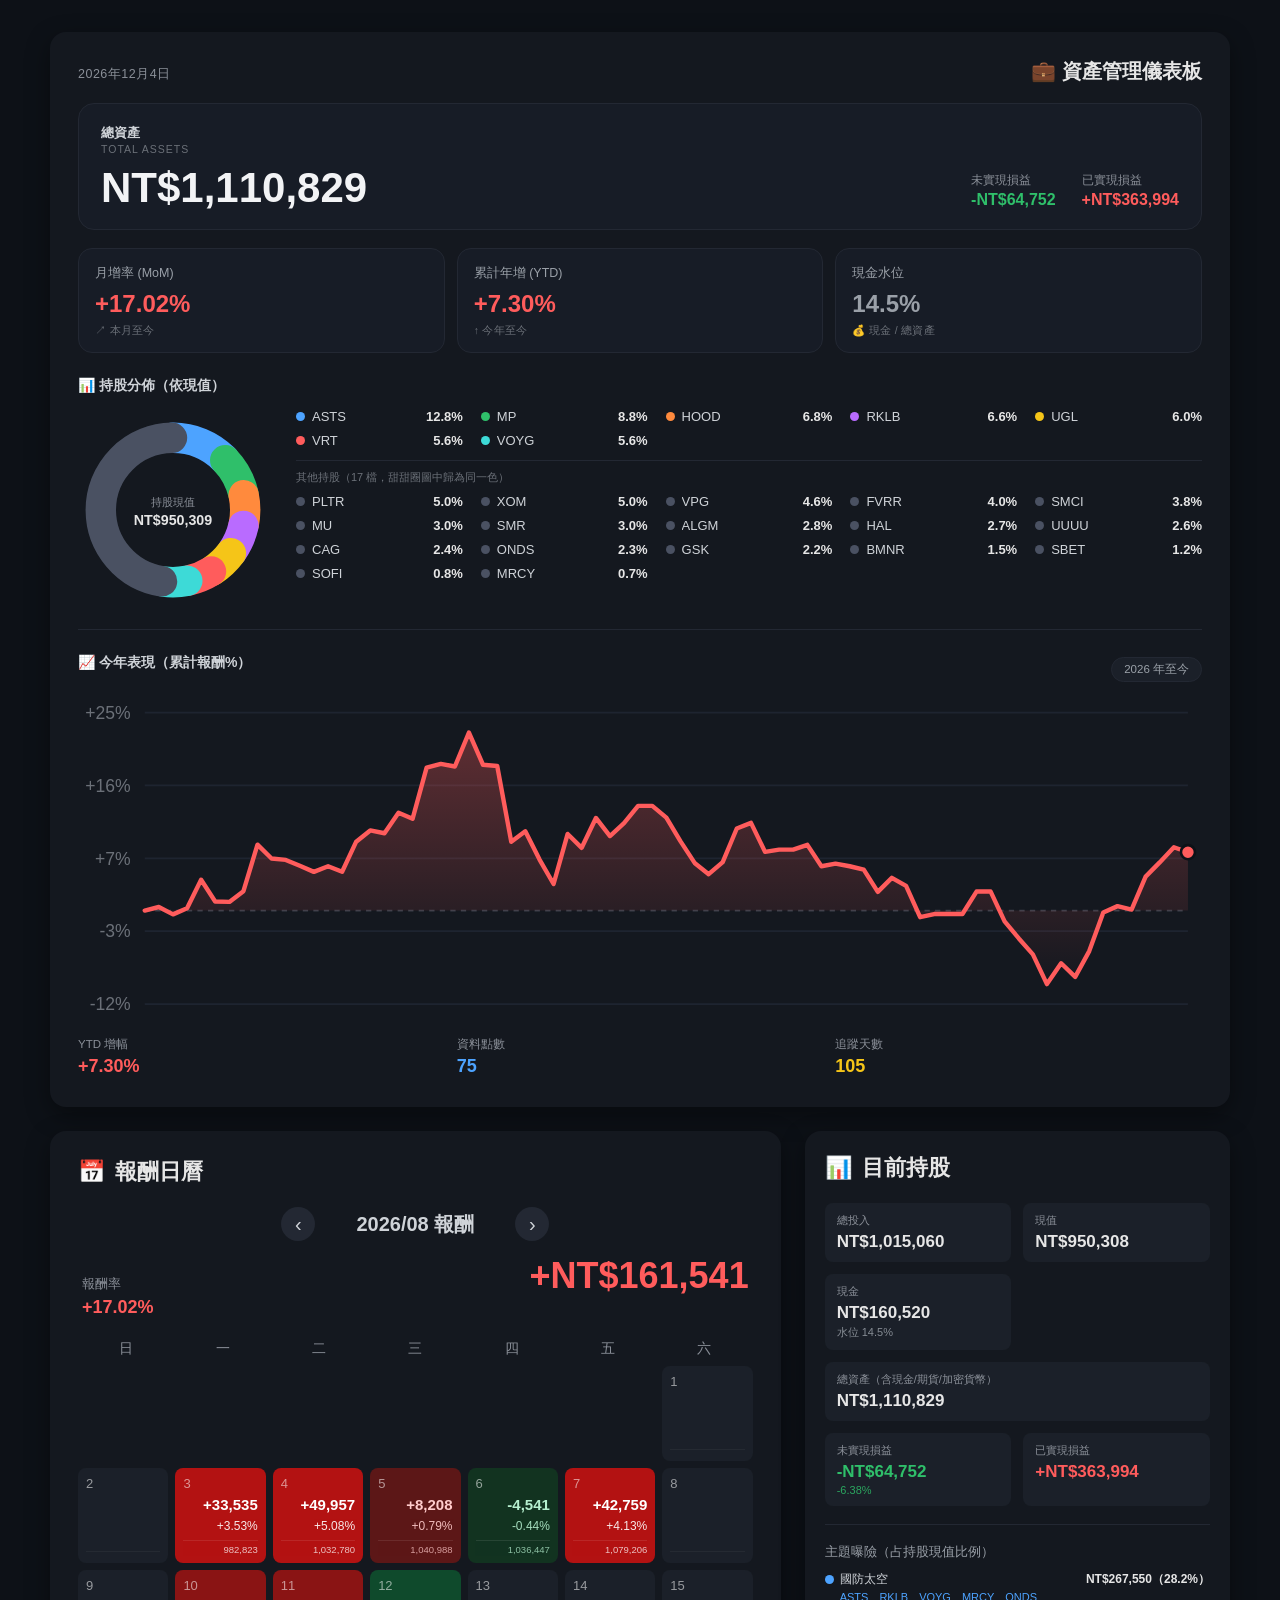
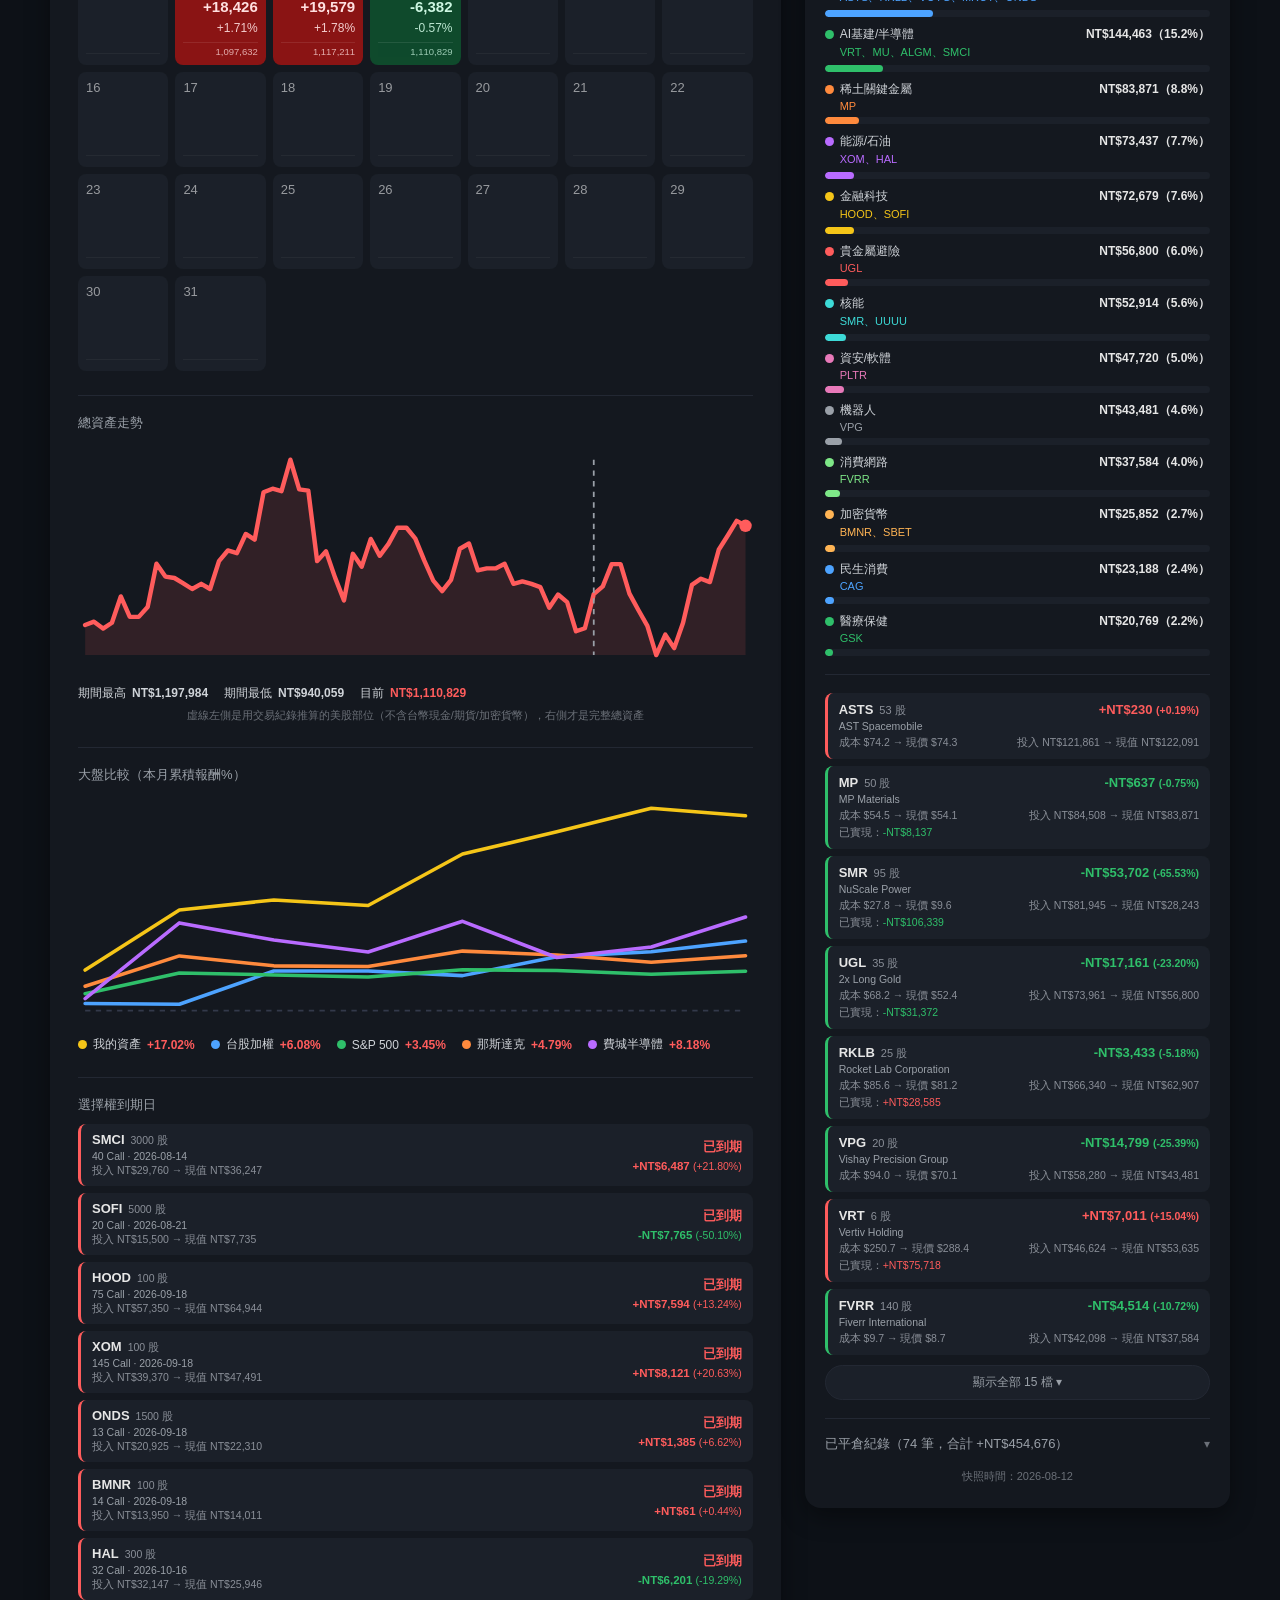
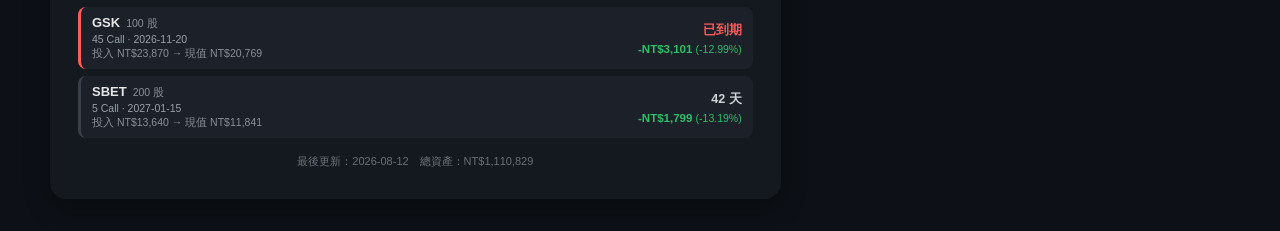
<file: index.html>
<!DOCTYPE html>
<html lang="zh-Hant">
<head>
<meta charset="UTF-8">
<meta name="viewport" content="width=device-width, initial-scale=1.0">
<meta http-equiv="Cache-Control" content="no-cache, no-store, must-revalidate">
<meta http-equiv="Pragma" content="no-cache">
<meta http-equiv="Expires" content="0">
<title>報酬日曆</title>
<script>
  // 每次都用當下時間戳當版本號，強迫瀏覽器每次都重新抓最新的 CSS/JS，
  // 這樣排程任務每天更新完資料後，打開網站就一定是最新的，不用手動清快取。
  document.write('<link rel="stylesheet" href="style.css?v=' + Date.now() + '">');
</script>
</head>
<body>
  <div class="page">
    <div class="card hero-card">
      <div class="hero-header">
        <div class="hero-date" id="heroDate"></div>
        <div class="hero-title">💼 資產管理儀表板</div>
      </div>

      <div class="networth-block">
        <div class="networth-label-group">
          <div class="networth-label">總資產</div>
          <div class="networth-label-en">TOTAL ASSETS</div>
        </div>
        <div class="networth-value-row">
          <div class="networth-value" id="heroTotalAssets">--</div>
          <div class="networth-breakdown">
            <div class="breakdown-item">
              <div class="breakdown-label">未實現損益</div>
              <div class="breakdown-value" id="heroUnrealized">--</div>
            </div>
            <div class="breakdown-item">
              <div class="breakdown-label">已實現損益</div>
              <div class="breakdown-value" id="heroRealized">--</div>
            </div>
          </div>
        </div>
      </div>

      <div class="stat-tile-row">
        <div class="stat-tile">
          <div class="stat-label">月增率 (MoM)</div>
          <div class="stat-value" id="statMom">--</div>
          <div class="stat-sub">↗ 本月至今</div>
        </div>
        <div class="stat-tile">
          <div class="stat-label">累計年增 (YTD)</div>
          <div class="stat-value" id="statYtd">--</div>
          <div class="stat-sub">↑ 今年至今</div>
        </div>
        <div class="stat-tile">
          <div class="stat-label">現金水位</div>
          <div class="stat-value" id="statCash">--</div>
          <div class="stat-sub">💰 現金 / 總資產</div>
        </div>
      </div>

      <div class="donut-section">
        <div class="section-title">📊 持股分佈（依現值）</div>
        <div class="donut-body">
          <div class="donut-chart-wrap" id="donutChart"></div>
          <div class="donut-legend" id="donutLegend"></div>
        </div>
      </div>

      <div class="ytd-section">
        <div class="ytd-title-row">
          <div class="section-title">📈 今年表現（累計報酬%）</div>
          <div class="ytd-badge" id="ytdYearBadge">--</div>
        </div>
        <div class="chart-wrap" id="ytdChartWrap">
          <div id="ytdChart"></div>
          <div class="chart-tooltip" id="ytdTooltip"></div>
        </div>
        <div class="ytd-stats-row" id="ytdStatsRow"></div>
      </div>
    </div>

    <div class="card calendar-card">
      <div class="title-row">
        <span class="title-icon">📅</span>
        <span class="title-text">報酬日曆</span>
      </div>

      <div class="month-row">
        <button id="prevBtn" class="nav-btn">‹</button>
        <div class="month-label" id="monthLabel">2026/07 報酬</div>
        <button id="nextBtn" class="nav-btn">›</button>
      </div>

      <div class="summary-row">
        <div class="summary-block">
          <div class="summary-label">報酬率</div>
          <div class="summary-pct" id="monthPct">--%</div>
        </div>
        <div class="summary-amount" id="monthAmount">NT$0</div>
      </div>

      <div class="weekday-row">
        <div>日</div><div>一</div><div>二</div><div>三</div><div>四</div><div>五</div><div>六</div>
      </div>

      <div class="grid" id="grid"></div>

      <div class="asset-section">
        <div class="compare-title">總資產走勢</div>
        <div class="chart-wrap" id="assetChartWrap">
          <div id="assetChart"></div>
          <div class="chart-tooltip" id="assetTooltip"></div>
        </div>
      </div>

      <div class="compare-section">
        <div class="compare-title">大盤比較（本月累積報酬%）</div>
        <div class="chart-wrap" id="compareChartWrap">
          <div id="compareChart"></div>
          <div class="chart-tooltip" id="compareTooltip"></div>
        </div>
        <div class="compare-legend" id="compareLegend"></div>
      </div>

      <div class="expiry-section expiry-section-in-calendar">
        <div class="compare-title">選擇權到期日</div>
        <div class="expiry-list" id="expiryList"></div>
      </div>

      <div class="footer" id="footer"></div>
    </div>

    <div class="card holdings-card">
      <div class="title-row">
        <span class="title-icon">📊</span>
        <span class="title-text">目前持股</span>
      </div>

      <div class="holdings-summary" id="holdingsSummary"></div>

      <div class="theme-section">
        <div class="compare-title">主題曝險（占持股現值比例）</div>
        <div class="theme-exposure" id="themeExposure"></div>
      </div>

      <div class="holdings-list" id="holdingsList"></div>
      <button class="expand-btn" id="holdingsExpandBtn"></button>

      <div class="closed-section">
        <div class="closed-header" id="closedHeader">
          <span class="compare-title closed-header-title" id="closedHeaderTitle">已平倉紀錄</span>
          <span class="closed-chevron" id="closedChevron">▾</span>
        </div>
        <div class="closed-list" id="closedList"></div>
      </div>

      <div class="footer" id="holdingsFooter"></div>
    </div>
  </div>

  <script>
    // 同上：幫每個資料檔跟主程式加上當下時間戳，確保每次打開都抓到當天排程任務推上去的最新版本。
    var __v = Date.now();
    document.write('<script src="data.js?v=' + __v + '"><\/script>');
    document.write('<script src="indices.js?v=' + __v + '"><\/script>');
    document.write('<script src="holdings.js?v=' + __v + '"><\/script>');
    document.write('<script src="app.js?v=' + __v + '"><\/script>');
  </script>
</body>
</html>
</file>
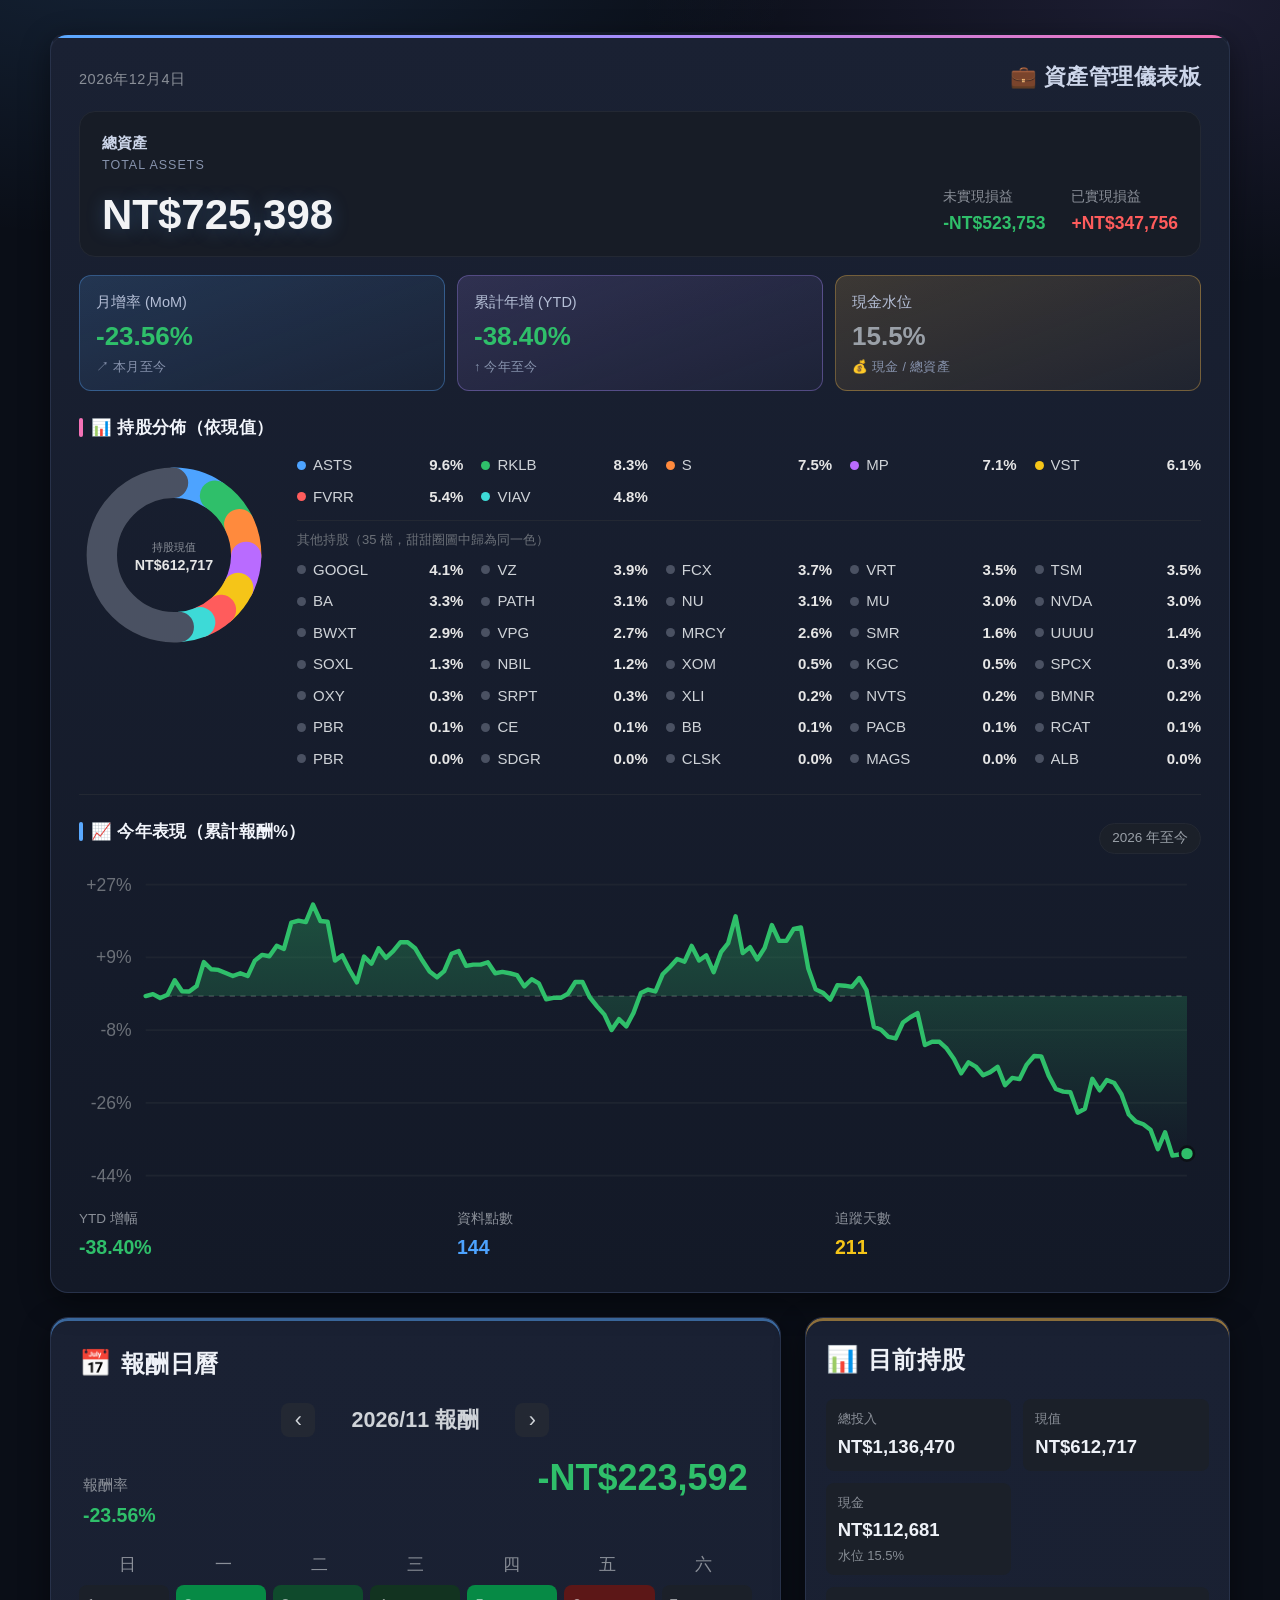
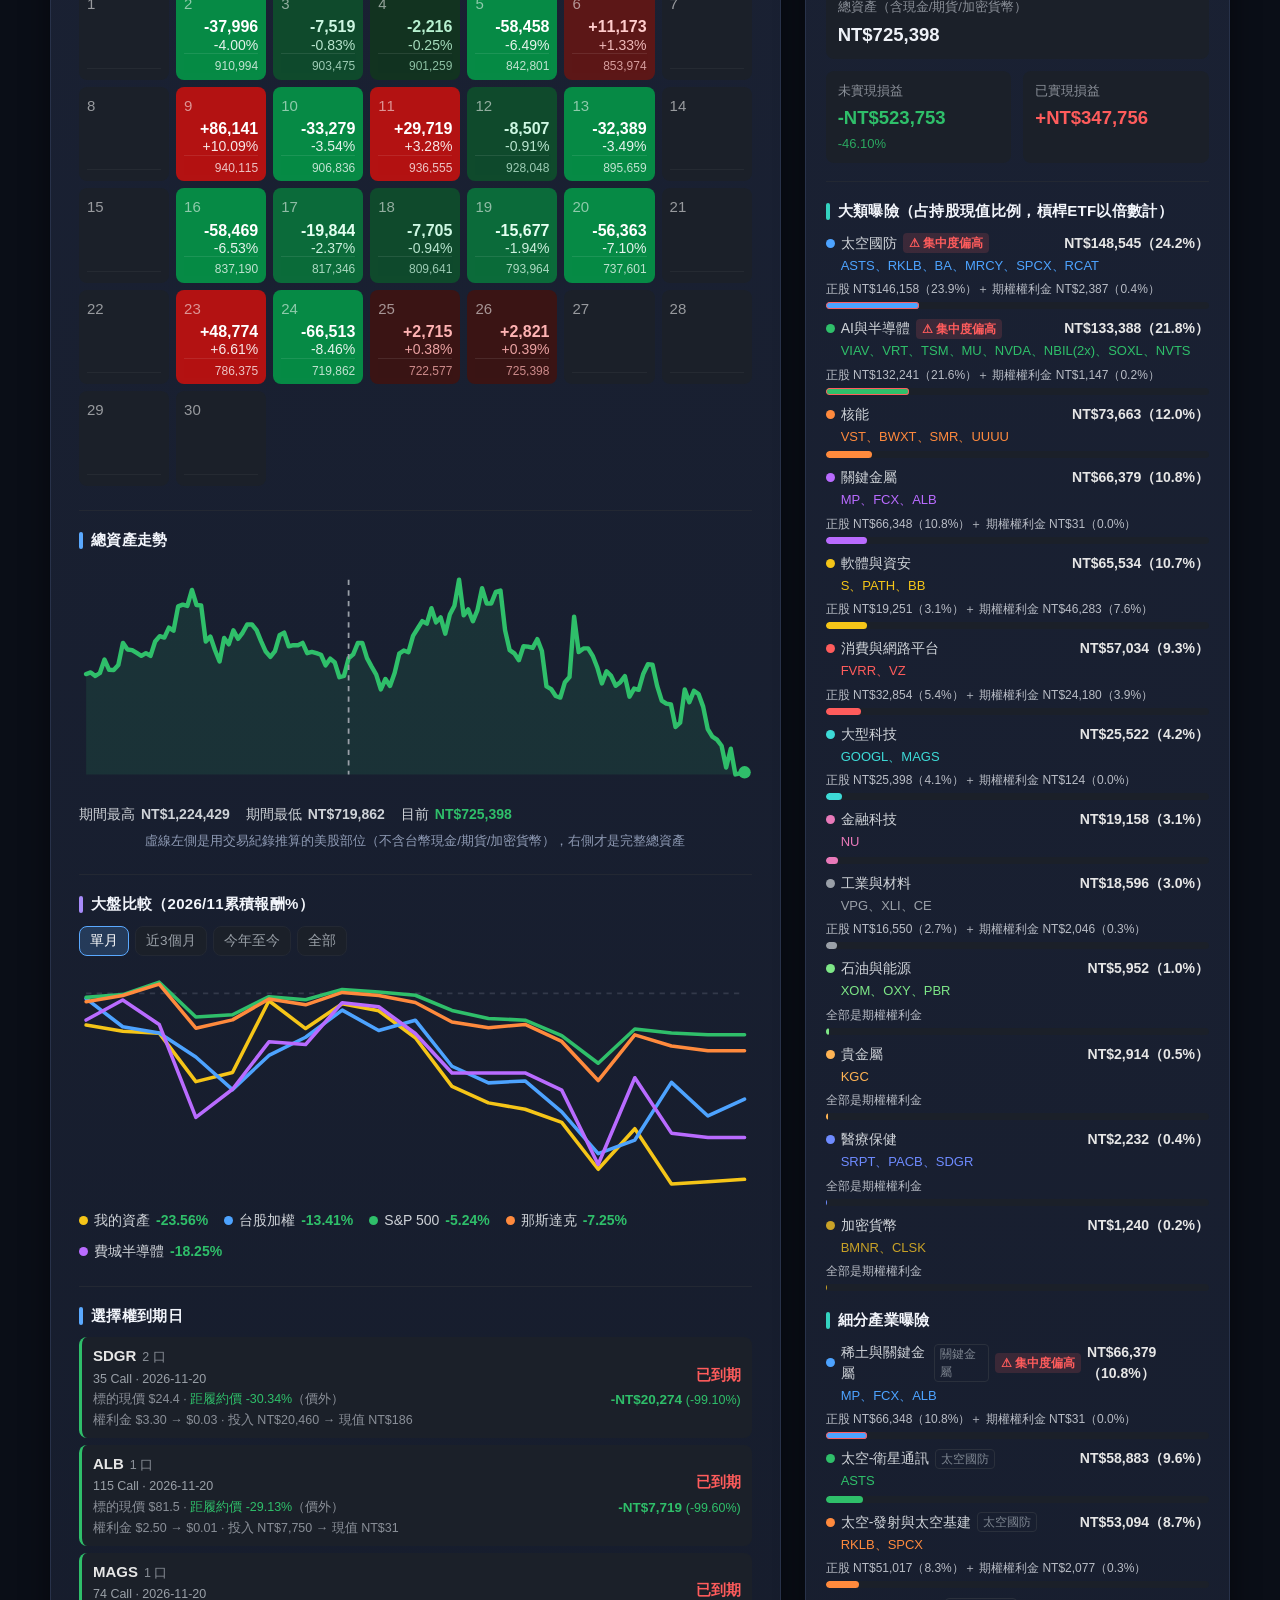
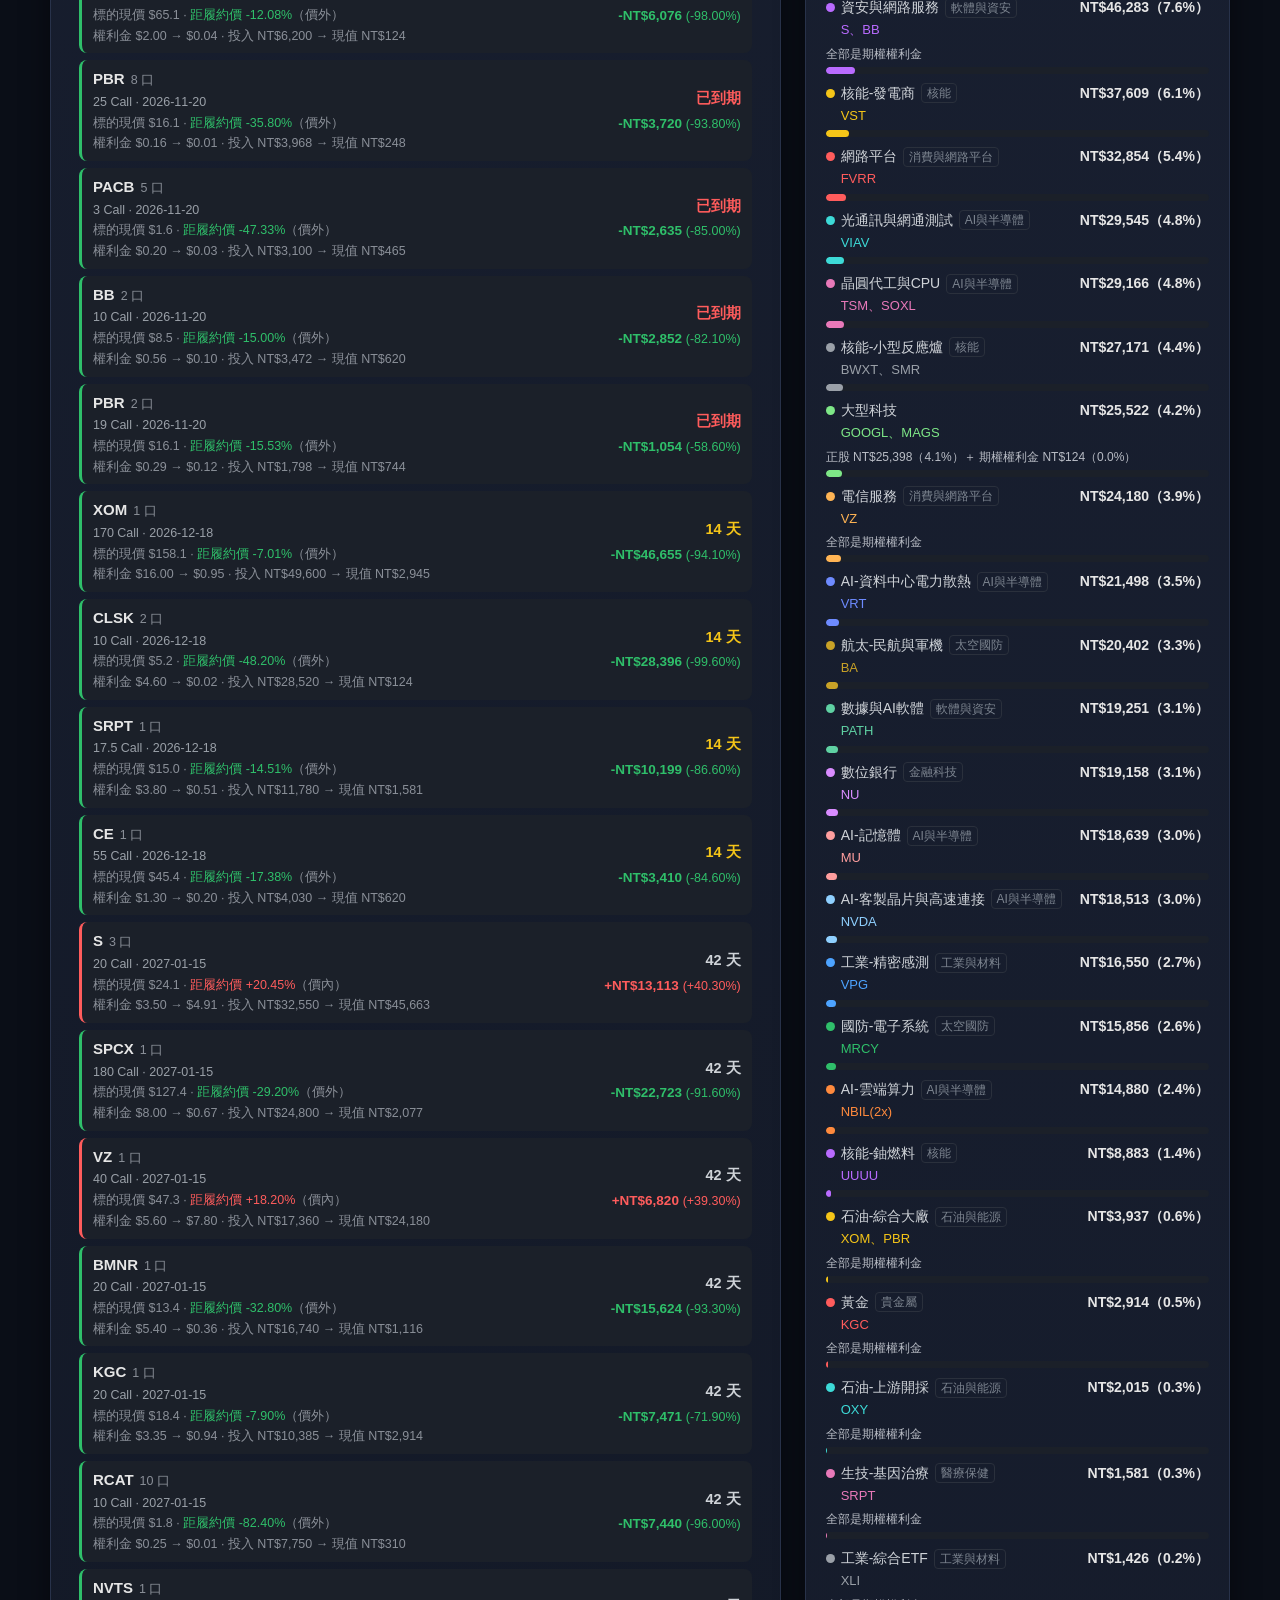
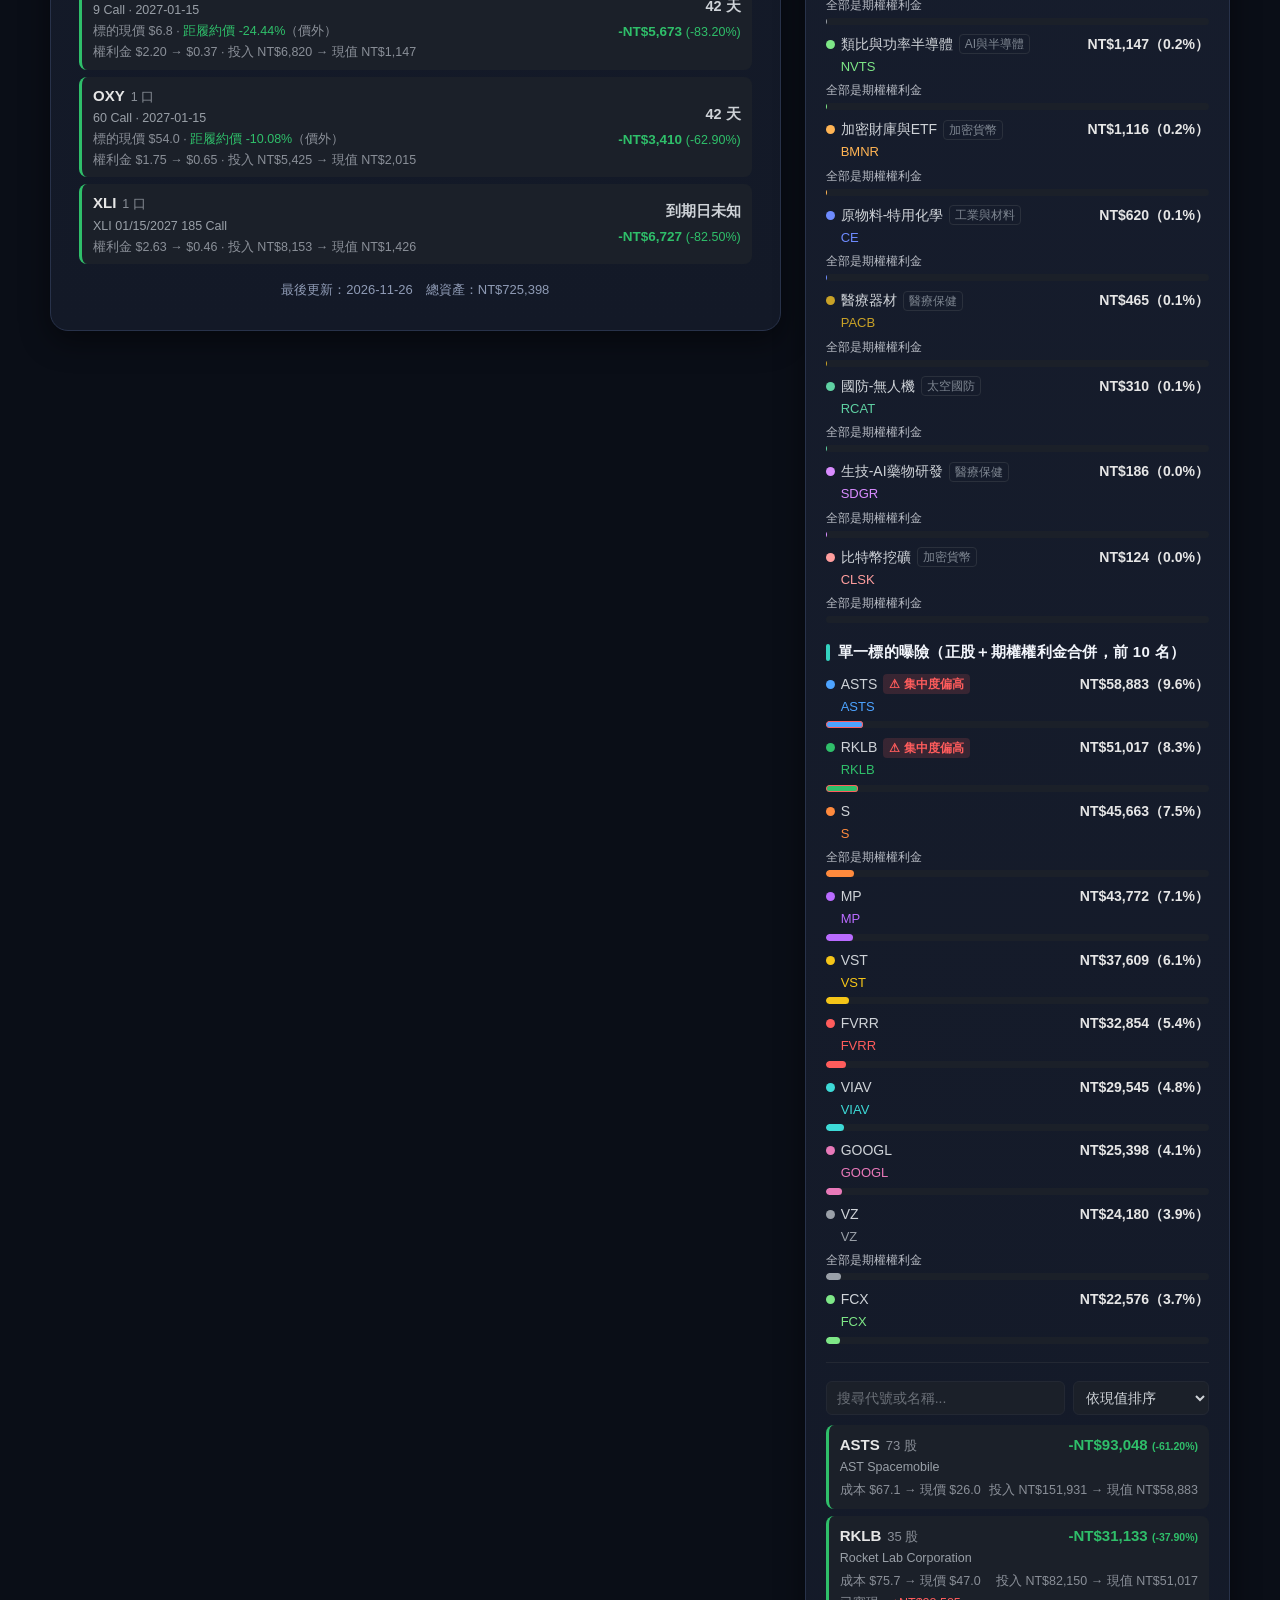
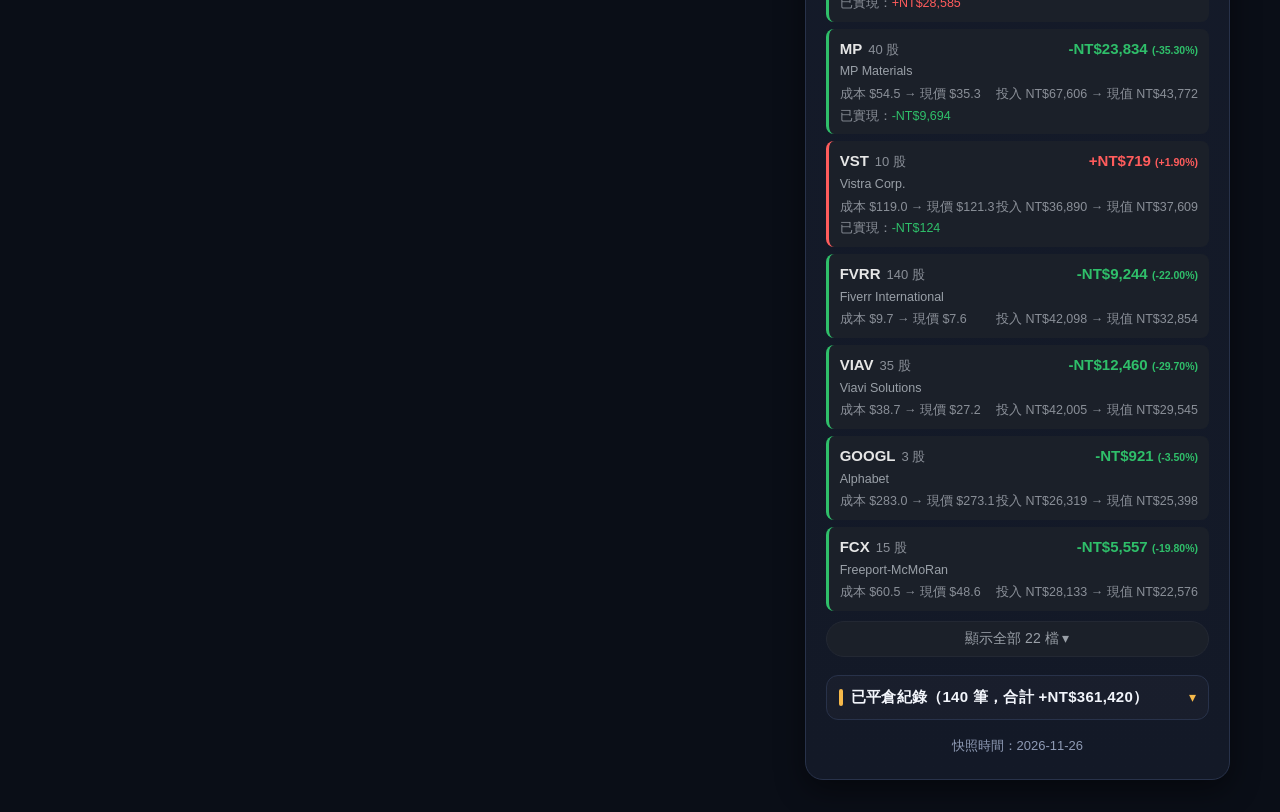
<file: portfolio-calendar/index.html>
<!DOCTYPE html>
<html lang="zh-Hant">
<head>
<meta charset="UTF-8">
<meta name="viewport" content="width=device-width, initial-scale=1.0">
<meta http-equiv="Cache-Control" content="no-cache, no-store, must-revalidate">
<meta http-equiv="Pragma" content="no-cache">
<meta http-equiv="Expires" content="0">
<title>報酬日曆</title>
<script>
  // 每次都用當下時間戳當版本號，強迫瀏覽器每次都重新抓最新的 CSS/JS，
  // 這樣排程任務每天更新完資料後，打開網站就一定是最新的，不用手動清快取。
  document.write('<link rel="stylesheet" href="style.css?v=' + Date.now() + '">');
  document.write('<link rel="stylesheet" href="theme.css?v=' + Date.now() + '">');
</script>
</head>
<body>
  <div class="page">
    <div class="card hero-card">
      <div class="hero-header">
        <div class="hero-date" id="heroDate"></div>
        <div class="hero-title">💼 資產管理儀表板</div>
      </div>

      <div class="networth-block">
        <div class="networth-label-group">
          <div class="networth-label">總資產</div>
          <div class="networth-label-en">TOTAL ASSETS</div>
        </div>
        <div class="networth-value-row">
          <div class="networth-value" id="heroTotalAssets">--</div>
          <div class="networth-breakdown">
            <div class="breakdown-item">
              <div class="breakdown-label">未實現損益</div>
              <div class="breakdown-value" id="heroUnrealized">--</div>
            </div>
            <div class="breakdown-item">
              <div class="breakdown-label">已實現損益</div>
              <div class="breakdown-value" id="heroRealized">--</div>
            </div>
          </div>
        </div>
      </div>

      <div class="stat-tile-row">
        <div class="stat-tile">
          <div class="stat-label">月增率 (MoM)</div>
          <div class="stat-value" id="statMom">--</div>
          <div class="stat-sub">↗ 本月至今</div>
        </div>
        <div class="stat-tile">
          <div class="stat-label">累計年增 (YTD)</div>
          <div class="stat-value" id="statYtd">--</div>
          <div class="stat-sub">↑ 今年至今</div>
        </div>
        <div class="stat-tile">
          <div class="stat-label">現金水位</div>
          <div class="stat-value" id="statCash">--</div>
          <div class="stat-sub">💰 現金 / 總資產</div>
        </div>
      </div>

      <div class="donut-section">
        <div class="section-title">📊 持股分佈（依現值）</div>
        <div class="donut-body">
          <div class="donut-chart-wrap" id="donutChart"></div>
          <div class="donut-legend" id="donutLegend"></div>
        </div>
      </div>

      <div class="ytd-section">
        <div class="ytd-title-row">
          <div class="section-title">📈 今年表現（累計報酬%）</div>
          <div class="ytd-badge" id="ytdYearBadge">--</div>
        </div>
        <div class="chart-wrap" id="ytdChartWrap">
          <div id="ytdChart"></div>
          <div class="chart-tooltip" id="ytdTooltip"></div>
        </div>
        <div class="ytd-stats-row" id="ytdStatsRow"></div>
      </div>
    </div>

    <div class="card calendar-card">
      <div class="title-row">
        <span class="title-icon">📅</span>
        <span class="title-text">報酬日曆</span>
      </div>

      <div class="month-row">
        <button id="prevBtn" class="nav-btn">‹</button>
        <div class="month-label" id="monthLabel">2026/07 報酬</div>
        <button id="nextBtn" class="nav-btn">›</button>
      </div>

      <div class="summary-row">
        <div class="summary-block">
          <div class="summary-label">報酬率</div>
          <div class="summary-pct" id="monthPct">--%</div>
        </div>
        <div class="summary-amount" id="monthAmount">NT$0</div>
      </div>

      <div class="weekday-row">
        <div>日</div><div>一</div><div>二</div><div>三</div><div>四</div><div>五</div><div>六</div>
      </div>

      <div class="grid" id="grid"></div>

      <div class="day-detail" id="dayDetail">
        <div class="day-detail-header">
          <span class="day-detail-title" id="dayDetailTitle"></span>
          <span class="day-detail-close" id="dayDetailClose">收起 ▲</span>
        </div>
        <div class="day-detail-body" id="dayDetailBody"></div>
      </div>

      <div class="asset-section">
        <div class="compare-title">總資產走勢</div>
        <div class="chart-wrap" id="assetChartWrap">
          <div id="assetChart"></div>
          <div class="chart-tooltip" id="assetTooltip"></div>
        </div>
      </div>

      <div class="compare-section">
        <div class="compare-title">大盤比較（<span id="compareMonthLabel">本月</span>累積報酬%）</div>
        <div class="range-tabs" id="compareRangeTabs">
          <button class="range-tab active" data-range="month">單月</button>
          <button class="range-tab" data-range="3m">近3個月</button>
          <button class="range-tab" data-range="ytd">今年至今</button>
          <button class="range-tab" data-range="all">全部</button>
        </div>
        <div class="chart-wrap" id="compareChartWrap">
          <div id="compareChart"></div>
          <div class="chart-tooltip" id="compareTooltip"></div>
        </div>
        <div class="compare-legend" id="compareLegend"></div>
      </div>

      <div class="expiry-section expiry-section-in-calendar">
        <div class="compare-title">選擇權到期日</div>
        <div class="expiry-list" id="expiryList"></div>
      </div>

      <div class="footer" id="footer"></div>
    </div>

    <div class="card holdings-card">
      <div class="title-row">
        <span class="title-icon">📊</span>
        <span class="title-text">目前持股</span>
      </div>

      <div class="holdings-summary" id="holdingsSummary"></div>

      <div class="theme-section">
        <div class="compare-title">大類曝險（占持股現值比例，槓桿ETF以倍數計）</div>
        <div class="theme-exposure" id="themeExposure"></div>
        <div class="compare-title" style="margin-top:18px;">細分產業曝險</div>
        <div class="theme-exposure" id="themeSubExposure"></div>
        <div class="compare-title" style="margin-top:18px;">單一標的曝險（正股＋期權權利金合併，前 10 名）</div>
        <div class="theme-exposure" id="themeSymbolExposure"></div>
      </div>

      <div class="holdings-controls">
        <input type="text" id="holdingsSearch" class="holdings-search" placeholder="搜尋代號或名稱...">
        <select id="holdingsSort" class="holdings-sort">
          <option value="value">依現值排序</option>
          <option value="pct">依損益%排序</option>
          <option value="pl">依損益金額排序</option>
          <option value="symbol">依代號排序</option>
        </select>
      </div>
      <div class="holdings-list" id="holdingsList"></div>
      <button class="expand-btn" id="holdingsExpandBtn"></button>

      <div class="closed-section">
        <div class="closed-header" id="closedHeader">
          <span class="compare-title closed-header-title" id="closedHeaderTitle">已平倉紀錄</span>
          <span class="closed-chevron" id="closedChevron">▾</span>
        </div>
        <div class="closed-list" id="closedList">
          <input type="text" id="closedSearch" class="closed-search" placeholder="搜尋代號或名稱...">
          <select id="closedSort" class="closed-search">
            <option value="date">依日期（新→舊）</option>
            <option value="amount_desc">依金額（賺最多在前）</option>
            <option value="amount_asc">依金額（賠最多在前）</option>
          </select>
          <div class="closed-rows" id="closedRows"></div>
        </div>
      </div>

      <div class="footer" id="holdingsFooter"></div>
    </div>
  </div>

  <script>
    // 資料檔跟主程式加上當下時間戳，確保每次打開都抓到排程任務推上去的最新版本。
    // 用 async=false 的動態 script：同時並行下載，但仍依序執行（主程式最後跑）。
    (function () {
      var v = Date.now();
      ["data.js", "indices.js", "holdings.js", "positions_history.js", "pending_orders.js", "app.js"].forEach(function (src) {
        var s = document.createElement("script");
        s.src = src + "?v=" + v;
        s.async = false;
        document.body.appendChild(s);
      });
    })();
  </script>
</body>
</html>
</file>
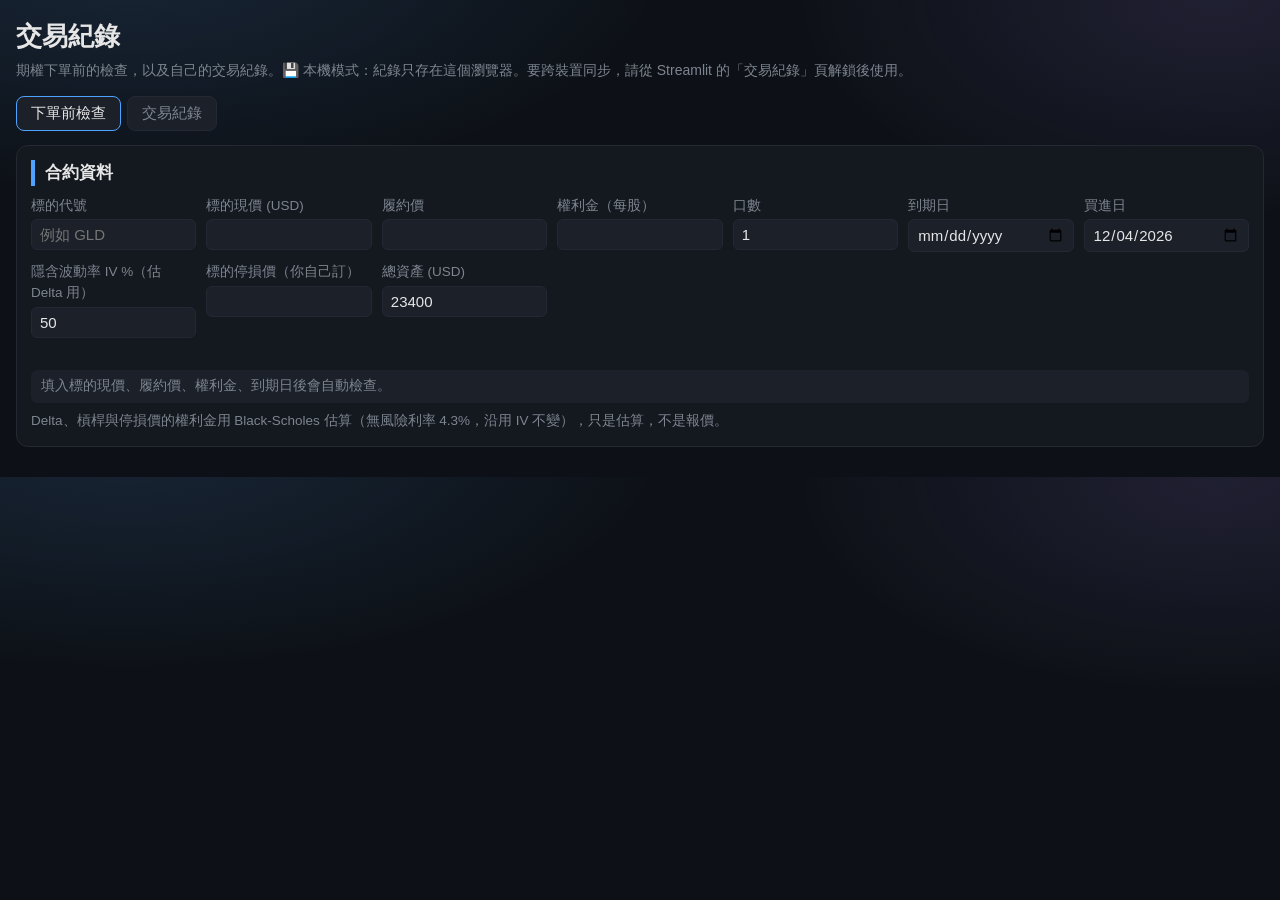
<file: portfolio-calendar/journal.html>
<!DOCTYPE html>
<html lang="zh-Hant">
<head>
<meta charset="UTF-8">
<meta name="viewport" content="width=device-width, initial-scale=1.0">
<meta http-equiv="Cache-Control" content="no-cache, no-store, must-revalidate">
<title>交易紀錄</title>
<script src="holdings.js"></script>
<style>
:root {
  --bg: #0d1117; --panel: #14181f; --panel2: #1b2029; --line: #232833;
  --text: #e6e6e6; --muted: #7d8590; --accent: #4da3ff; --gain: #ff5c5c; --loss: #2fbf6a; --warn: #f5c518;
}
* { box-sizing: border-box; }
body { margin: 0; background: radial-gradient(900px 400px at 10% -10%, rgba(90,169,255,.14), transparent 60%), radial-gradient(700px 360px at 95% 0%, rgba(167,139,250,.12), transparent 60%), var(--bg); color: var(--text); font: 15px/1.55 -apple-system, "Segoe UI", "Noto Sans TC", sans-serif; padding: 16px; }
h1 { font-size: 26px; margin: 0 0 4px; }
.note { color: var(--muted); font-size: 14px; margin-bottom: 14px; }
.tabs { display: flex; gap: 6px; margin-bottom: 14px; flex-wrap: wrap; }
.tab { background: var(--panel2); border: 1px solid var(--line); color: var(--muted); padding: 7px 14px; border-radius: 8px; cursor: pointer; font-size: 15px; }
.tab.active { color: var(--text); border-color: var(--accent); }
.panel { background: var(--panel); border: 1px solid var(--line); border-radius: 12px; padding: 14px; margin-bottom: 14px; }
.panel h2 { border-left: 4px solid var(--accent); padding-left: 10px; font-size: 16.5px; margin: 0 0 10px; }
.grid { display: grid; grid-template-columns: repeat(auto-fill, minmax(150px, 1fr)); gap: 10px; }
label { display: flex; flex-direction: column; gap: 3px; font-size: 13.5px; color: var(--muted); }
input, select, textarea { background: var(--panel2); border: 1px solid var(--line); border-radius: 6px; color: var(--text); padding: 6px 8px; font-size: 15px; outline: none; font-family: inherit; }
input:focus, select:focus, textarea:focus { border-color: var(--accent); }
textarea { resize: vertical; min-height: 54px; }
button { background: var(--panel2); border: 1px solid var(--line); color: var(--text); padding: 7px 14px; border-radius: 8px; cursor: pointer; font-size: 15px; }
button.primary { border-color: var(--accent); color: var(--accent); }
button:hover { border-color: var(--accent); }
.metrics { display: grid; grid-template-columns: repeat(auto-fill, minmax(170px, 1fr)); gap: 8px; margin-top: 12px; }
.m { background: var(--panel2); border-radius: 8px; padding: 8px 10px; }
.m .k { color: var(--muted); font-size: 13px; }
.m .v { font-size: 17.5px; font-weight: 700; font-variant-numeric: tabular-nums; }
.checks { margin: 12px 0 0; padding: 0; list-style: none; display: flex; flex-direction: column; gap: 5px; }
.checks li { background: var(--panel2); border-radius: 6px; padding: 6px 10px; }
.hint { color: var(--muted); font-size: 13.5px; margin-top: 8px; }
table { width: 100%; border-collapse: collapse; font-size: 14px; }
th, td { border-bottom: 1px solid var(--line); padding: 6px 8px; text-align: right; white-space: nowrap; }
th:first-child, td:first-child, td.l, th.l { text-align: left; }
th { color: var(--muted); font-weight: 600; position: sticky; top: 0; background: var(--panel); }
.scroll { overflow-x: auto; max-height: 460px; overflow-y: auto; }
.gain { color: var(--gain); } .loss { color: var(--loss); }
.row-actions button { padding: 2px 8px; font-size: 13px; }
.hidden { display: none; }
.wide { grid-column: 1 / -1; }
</style>
</head>
<body>
<h1>交易紀錄</h1>
<div class="note">期權下單前的檢查，以及自己的交易紀錄。<span id="syncStatus"></span></div>

<div class="tabs">
  <button class="tab active" data-tab="calc">下單前檢查</button>
  <button class="tab" data-tab="log">交易紀錄</button>
</div>

<!-- ============ 下單前檢查 ============ -->
<section id="tab-calc">
  <div class="panel">
    <h2>合約資料</h2>
    <div class="grid">
      <label>標的代號<input id="c_sym" placeholder="例如 GLD"></label>
      <label>標的現價 (USD)<input id="c_S" type="number" step="0.01"></label>
      <label>履約價<input id="c_K" type="number" step="0.01"></label>
      <label>權利金（每股）<input id="c_P" type="number" step="0.01"></label>
      <label>口數<input id="c_n" type="number" step="1" value="1"></label>
      <label>到期日<input id="c_exp" type="date"></label>
      <label>買進日<input id="c_buy" type="date"></label>
      <label>隱含波動率 IV %（估 Delta 用）<input id="c_iv" type="number" step="1" value="50"></label>
      <label>標的停損價（你自己訂）<input id="c_stopS" type="number" step="0.01"></label>
      <label>總資產 (USD)<input id="c_assets" type="number" step="1"></label>
    </div>
    <div class="metrics" id="c_metrics"></div>
    <ul class="checks" id="c_checks"></ul>
    <div class="hint">Delta、槓桿與停損價的權利金用 Black-Scholes 估算（無風險利率 4.3%，沿用 IV 不變），只是估算，不是報價。</div>
  </div>
</section>

<!-- ============ 紀錄 ============ -->
<section id="tab-log" class="hidden">
  <div class="panel">
    <h2>新增一筆</h2>
    <div class="grid" id="l_form">
      <label>買進日<input id="l_date" type="date"></label>
      <label>標的<input id="l_sym"></label>
      <label>合約（例如 11/20/26 45C）<input id="l_con"></label>
      <label>類別
        <select id="l_cls">
          <option>價內方向單</option><option>價平/輕微價外</option><option>短天期價外樂透</option><option>長天期價外樂透</option><option>股票</option>
        </select></label>
      <label>買進時標的價<input id="l_S" type="number" step="0.01"></label>
      <label>買進權利金/股價<input id="l_P" type="number" step="0.01"></label>
      <label>口數/股數<input id="l_n" type="number" step="1"></label>
      <label>標的停損價<input id="l_stop" type="number" step="0.01"></label>
      <label>目標價（標的）<input id="l_tgt" type="number" step="0.01"></label>
      <label>最晚出場日<input id="l_by" type="date"></label>
      <label class="wide">買進理由／來源（來源寫第一行，後面接「｜」再寫補充，例如：10X TRADE｜查爾斯建議 150C）<textarea id="l_why"></textarea></label>
    </div>
    <div style="margin-top:10px"><button class="primary" id="l_add">新增</button></div>
  </div>

  <div class="panel">
    <h2>未結案／已結案</h2>
    <div class="metrics" id="l_stats"></div>
    <div class="scroll" style="margin-top:10px"><table id="l_table"></table></div>
    <div style="margin-top:10px; display:flex; gap:8px; flex-wrap:wrap">
      <button id="l_csv">匯出 CSV</button>
      <button id="l_json">匯出 JSON 備份</button>
      <button id="l_import">匯入 JSON</button>
      <input type="file" id="l_file" accept=".json" class="hidden">
    </div>
    <div class="hint">匯出的 CSV 可以直接貼進 Excel。結案時按該列「結案」，輸入賣出價與持有期間最大浮虧（%），之後累積 30–50 筆就能校準停損幅度。統計區的「來源」是依買進理由第一行「｜」之前的文字分組，同一個來源請固定寫同樣的字。</div>
  </div>
</section>

<script>
// ---------- 規則參數（想調整就改這裡） ----------
const RULES = {
  maxSinglePct: 3,       // 單筆期權成本 ≤ 總資產 %
  minDteDirectional: 60, // 方向單買進時最少剩餘天數
  maxTimeValueShare: 40, // 時間價值佔權利金 %
  maxLeverage: 5,        // 建議槓桿上限
  lotteryMaxUsd: 200,    // 樂透單筆上限
  lotteryMonthlyUsd: 400,// 樂透每月總預算
  maxStopLossPct: 1,     // 停損時損失 ≤ 總資產 %
  nearAtmOtmPct: 5,      // 價外在此 % 以內視同價內類（要停損）
  longDteDays: 45,       // 長/短天期分界
};
const R = 0.043;
const $ = (id) => document.getElementById(id);
const num = (id) => { const v = parseFloat($(id).value); return isFinite(v) ? v : null; };
const fmt = (n, d = 2) => n == null || !isFinite(n) ? "--" : n.toLocaleString("en-US", { minimumFractionDigits: d, maximumFractionDigits: d });
const usd = (n) => n == null || !isFinite(n) ? "--" : (n < 0 ? "-" : "") + "$" + Math.abs(n).toLocaleString("en-US", { maximumFractionDigits: 0 });

function cdf(x) { // 標準常態累積分布
  const t = 1 / (1 + 0.2316419 * Math.abs(x));
  const d = 0.3989423 * Math.exp(-x * x / 2);
  const p = d * t * (0.3193815 + t * (-0.3565638 + t * (1.781478 + t * (-1.821256 + t * 1.330274))));
  return x > 0 ? 1 - p : p;
}
function bs(S, K, T, sigma) { // 買權價格與 delta
  if (T <= 0 || sigma <= 0) return { price: Math.max(S - K, 0), delta: S > K ? 1 : 0 };
  const d1 = (Math.log(S / K) + (R + sigma * sigma / 2) * T) / (sigma * Math.sqrt(T));
  const d2 = d1 - sigma * Math.sqrt(T);
  return { price: S * cdf(d1) - K * Math.exp(-R * T) * cdf(d2), delta: cdf(d1) };
}
const daysBetween = (a, b) => Math.round((new Date(b) - new Date(a)) / 86400000);
const today = () => new Date().toISOString().slice(0, 10);

// ---------- 分頁 ----------
document.querySelectorAll(".tab").forEach((b) => b.addEventListener("click", () => {
  document.querySelectorAll(".tab").forEach((x) => x.classList.toggle("active", x === b));
  ["calc", "log"].forEach((t) => $("tab-" + t).classList.toggle("hidden", t !== b.dataset.tab));
}));

// ---------- 預設總資產 ----------
const defAssets = window.HOLDINGS && window.HOLDINGS.totals ? Math.round(window.HOLDINGS.totals.totalAssets / 31) : "";
$("c_assets").value = defAssets;
$("c_buy").value = today();

// ---------- 下單前檢查 ----------
function metric(k, v) { return `<div class="m"><div class="k">${k}</div><div class="v">${v}</div></div>`; }
function calc() {
  const S = num("c_S"), K = num("c_K"), P = num("c_P"), n = num("c_n") || 1, exp = $("c_exp").value, buy = $("c_buy").value || today();
  const iv = (num("c_iv") || 50) / 100, stopS = num("c_stopS"), assets = num("c_assets");
  const M = $("c_metrics"), C = $("c_checks");
  if (!S || !K || !P || !exp) { M.innerHTML = ""; C.innerHTML = '<li class="hint">填入標的現價、履約價、權利金、到期日後會自動檢查。</li>'; return; }
  const dte = daysBetween(buy, exp), T = Math.max(dte, 0) / 365;
  const cost = P * 100 * n, intrinsic = Math.max(S - K, 0), tv = P - intrinsic, tvShare = tv / P * 100;
  const { delta } = bs(S, K, T, iv);
  const lev = delta * S / P;
  const moneyPct = (S / K - 1) * 100; // 正=價內
  const otmPct = -moneyPct;
  const costPct = assets ? cost / assets * 100 : null;
  let cls;
  if (moneyPct >= 0) cls = "價內方向單";
  else if (otmPct <= RULES.nearAtmOtmPct) cls = "價平/輕微價外（視同價內，要停損）";
  else cls = dte <= RULES.longDteDays ? "短天期價外樂透" : "長天期價外樂透";
  const isLottery = cls.includes("樂透");
  const stop40Under = 40 / lev; // 40% 權利金停損 ≈ 標的跌幅 %

  let stopLoss = null, stopLossPct = null;
  if (stopS) {
    const after = bs(stopS, K, T, iv).price;
    stopLoss = (P - after) * 100 * n;
    stopLossPct = (P - after) / P * 100;
  }
  M.innerHTML = [
    metric("分類", cls),
    metric("成本", usd(cost) + (costPct != null ? `（${fmt(costPct, 1)}% 總資產）` : "")),
    metric("剩餘天數", dte + " 天"),
    metric(moneyPct >= 0 ? "價內幅度" : "價外幅度", fmt(Math.abs(moneyPct), 1) + "%"),
    metric("時間價值佔權利金", fmt(tvShare, 0) + "%"),
    metric("估計 Delta", fmt(delta, 2)),
    metric("槓桿（Delta×股價÷權利金）", fmt(lev, 1) + " 倍"),
    metric("權利金 -40% ≈ 標的跌", fmt(stop40Under, 1) + "%"),
    stopS ? metric("停損價對應權利金虧損", `${fmt(stopLossPct, 0)}% / ${usd(stopLoss)}`) : "",
  ].join("");

  const items = [];
  const add = (lvl, txt) => items.push(`<li>${lvl === "ok" ? "✅" : lvl === "warn" ? "⚠️" : "❌"} ${txt}</li>`);
  if (isLottery) {
    cost <= RULES.lotteryMaxUsd ? add("ok", `樂透成本 ${usd(cost)} ≤ ${usd(RULES.lotteryMaxUsd)}`) : add("bad", `樂透成本 ${usd(cost)} 超過上限 ${usd(RULES.lotteryMaxUsd)}，超過就視為方向單`);
    const monthSpent = lotteryThisMonth();
    monthSpent + cost <= RULES.lotteryMonthlyUsd ? add("ok", `本月樂透累計 ${usd(monthSpent + cost)} ≤ 月預算 ${usd(RULES.lotteryMonthlyUsd)}`) : add("bad", `本月樂透累計 ${usd(monthSpent + cost)} 超過月預算 ${usd(RULES.lotteryMonthlyUsd)}`);
    if (cls.startsWith("長")) add("warn", `長天期樂透槓桿高（${fmt(lev, 0)} 倍），不要用權利金 % 停損；改用「標的跌破論點價位」或「剩 ${RULES.longDteDays} 天仍價外超過 10% 就賣」。`);
    else add("ok", "短天期樂透：可以不停損放到到期，但要有明確催化劑（財報／事件），記在紀錄裡。");
  } else {
    costPct != null && costPct <= RULES.maxSinglePct ? add("ok", `單筆 ${fmt(costPct, 1)}% 總資產 ≤ ${RULES.maxSinglePct}%`) : add("bad", `單筆 ${costPct != null ? fmt(costPct, 1) + "%" : "?"} 總資產，超過 ${RULES.maxSinglePct}% 上限（約 ${usd((assets || 0) * RULES.maxSinglePct / 100)}）`);
    dte >= RULES.minDteDirectional ? add("ok", `剩餘 ${dte} 天 ≥ ${RULES.minDteDirectional} 天`) : add("bad", `剩餘 ${dte} 天，低於 ${RULES.minDteDirectional} 天，時間價值損耗會很快`);
    tvShare <= RULES.maxTimeValueShare ? add("ok", `時間價值佔 ${fmt(tvShare, 0)}% ≤ ${RULES.maxTimeValueShare}%`) : add("warn", `時間價值佔 ${fmt(tvShare, 0)}%（> ${RULES.maxTimeValueShare}%），標的不漲就一直在損耗`);
    lev <= RULES.maxLeverage ? add("ok", `槓桿 ${fmt(lev, 1)} 倍 ≤ ${RULES.maxLeverage}`) : add("warn", `槓桿 ${fmt(lev, 1)} 倍：權利金停損 40% 只對應標的跌 ${fmt(stop40Under, 1)}%，單一個股很容易被日常波動洗出場，建議改用標的價位停損或選更深價內、更長天期的合約`);
    if (!stopS) add("bad", "還沒填標的停損價（下單前就要決定，不要等加碼完才決定）");
    else if (assets) {
      const lp = stopLoss / assets * 100;
      lp <= RULES.maxStopLossPct ? add("ok", `停損時虧損約 ${usd(stopLoss)}（${fmt(lp, 2)}% 總資產）≤ ${RULES.maxStopLossPct}%`) : add("bad", `停損時虧損約 ${usd(stopLoss)}（${fmt(lp, 2)}% 總資產）> ${RULES.maxStopLossPct}%，請縮小口數`);
    }
    add("warn", "停利計畫：權利金賺到 +100% 先賣一半收回本金，剩下的用移動停利。");
  }
  if (exp && dte <= 7) add("bad", `只剩 ${dte} 天到期，這是賭到期日，不是方向單`);
  C.innerHTML = items.join("");
}
["c_sym", "c_S", "c_K", "c_P", "c_n", "c_exp", "c_buy", "c_iv", "c_stopS", "c_assets"].forEach((id) => $(id).addEventListener("input", calc));

// ---------- 紀錄 ----------
// 儲存：網址帶 #api=...&key=... 時（由 Streamlit 的交易紀錄頁解鎖後帶入）存到 Google Sheet，
// 不同電腦、瀏覽器都看得到同一份；沒帶時退回這個瀏覽器的 localStorage，並提示。
const hp = new URLSearchParams(location.hash.slice(1));
const API = hp.get("api"), KEYP = hp.get("key");
const LKEY = "tradeJournal.v1";
let LOG = [];
function setStatus(kind, extra) {
  $("syncStatus").innerHTML = kind === "cloud" ? "☁️ 已連線 Google Sheet，所有裝置同步。"
    : kind === "saving" ? "⏳ 儲存中…（可以繼續操作）"
    : kind === "saved" ? "✅ 已儲存到 Google Sheet。"
    : kind === "err" ? `⚠️ 連線 Google Sheet 失敗：${extra || ""}（目前顯示的可能不是最新資料）`
    : "💾 本機模式：紀錄只存在這個瀏覽器。要跨裝置同步，請從 Streamlit 的「交易紀錄」頁解鎖後使用。";
}
function localLoad() { try { return JSON.parse(localStorage.getItem(LKEY)) || []; } catch (e) { return []; } }
function localSave(list) { try { localStorage.setItem(LKEY, JSON.stringify(list)); } catch (e) { alert("無法寫入瀏覽器儲存空間，請改用匯出備份。"); } }
const clean = (r) => { const o = {}; Object.keys(r).forEach((k) => { o[k] = r[k] === "" ? null : r[k]; }); return o; };
async function apiGet() {
  const r = await fetch(API + (API.includes("?") ? "&" : "?") + "key=" + encodeURIComponent(KEYP));
  const j = await r.json();
  if (!j.ok) throw new Error(j.error || "unknown");
  return j.rows.map(clean);
}
async function apiPost(payload) {
  const r = await fetch(API, { method: "POST", body: JSON.stringify({ key: KEYP, ...payload }) });
  const j = await r.json();
  if (!j.ok) throw new Error(j.error || "unknown");
}
async function refresh() {
  if (API) {
    try { LOG = await apiGet(); setStatus("cloud"); } catch (e) { setStatus("err", e.message); }
  } else { LOG = localLoad(); setStatus("local"); }
  renderLog();
}
// 先更新畫面、立刻讓你繼續操作，背景再送出到 Google Sheet（Apps Script 通常要 1–3 秒，閒置後第一次可能更久）。
// 右上方狀態列會顯示「儲存中 → 已儲存」；送出失敗才會跳提示並重新讀取。
let pending = 0;
function track(promise, failMsg) {
  pending++;
  setStatus("saving");
  return promise.then(() => { pending--; if (!pending) setStatus("saved"); })
    .catch(async (e) => { pending--; alert(failMsg + e.message); await refresh(); });
}
function upsertRec(rec) {
  const i = LOG.findIndex((x) => String(x.id) === String(rec.id));
  if (i >= 0) LOG[i] = rec; else LOG.push(rec);
  renderLog();
  if (!API) { localSave(LOG); return Promise.resolve(); }
  return track(apiPost({ action: "upsert", row: rec }), "儲存失敗：");
}
function deleteRec(id) {
  LOG = LOG.filter((x) => String(x.id) !== String(id));
  renderLog();
  if (!API) { localSave(LOG); return Promise.resolve(); }
  return track(apiPost({ action: "delete", id }), "刪除失敗：");
}
const load = () => LOG;
function lotteryThisMonth() {
  const m = today().slice(0, 7);
  return load().filter((r) => r.cls && r.cls.includes("樂透") && (r.date || "").startsWith(m)).reduce((a, r) => a + (r.P || 0) * (r.n || 0) * 100, 0);
}
$("l_date").value = today();
$("l_add").addEventListener("click", () => {
  const r = {
    id: Date.now(), date: $("l_date").value, sym: $("l_sym").value.trim().toUpperCase(), con: $("l_con").value.trim(),
    cls: $("l_cls").value, S: num("l_S"), P: num("l_P"), n: num("l_n"), stop: num("l_stop"), tgt: num("l_tgt"),
    by: $("l_by").value, why: $("l_why").value.trim(), exitP: null, exitDate: null, mae: null,
  };
  if (!r.sym || !r.P || !r.n) { alert("至少要填標的、權利金/股價、口數"); return; }
  ["l_sym", "l_con", "l_S", "l_P", "l_n", "l_stop", "l_tgt", "l_why"].forEach((id) => $(id).value = "");
  upsertRec(r);
});
// 來源 = 買進理由第一行「｜」或「|」之前的文字（沒有分隔符號就用整個第一行）；沒填歸「未填來源」。
const srcOf = (r) => String(r.why || "").split("\n")[0].split(/[｜|]/)[0].trim() || "未填來源";
const mult = (r) => r.cls === "股票" ? 1 : 100;
const cost = (r) => (r.P || 0) * (r.n || 0) * mult(r);
const pnl = (r) => r.exitP == null ? null : (r.exitP - r.P) * (r.n || 0) * mult(r);
function renderLog() {
  const list = [...load()].sort((a, b) => String(b.date || "").localeCompare(String(a.date || "")));
  const closed = list.filter((r) => r.exitP != null);
  const groups = {};
  closed.forEach((r) => { (groups[r.cls] = groups[r.cls] || []).push(r); });
  let st = metric("筆數", `${list.length}（已結案 ${closed.length}）`);
  Object.keys(groups).forEach((k) => {
    const g = groups[k], p = g.map(pnl), w = p.filter((x) => x > 0), l = p.filter((x) => x <= 0);
    const avgW = w.length ? w.reduce((a, b) => a + b, 0) / w.length : 0, avgL = l.length ? -l.reduce((a, b) => a + b, 0) / l.length : 0;
    st += metric(k, `${g.length} 筆・勝率 ${fmt(w.length / g.length * 100, 0)}%・賺賠比 ${avgL ? fmt(avgW / avgL, 1) : "--"}・${usd(p.reduce((a, b) => a + b, 0))}`);
  });
  const bySrc = {};
  closed.forEach((r) => { const k = srcOf(r); (bySrc[k] = bySrc[k] || []).push(r); });
  Object.keys(bySrc).forEach((k) => {
    const g = bySrc[k], p = g.map(pnl), w = p.filter((x) => x > 0), l = p.filter((x) => x <= 0);
    const avgW = w.length ? w.reduce((a, b) => a + b, 0) / w.length : 0, avgL = l.length ? -l.reduce((a, b) => a + b, 0) / l.length : 0;
    st += metric("來源：" + k, `${g.length} 筆・勝率 ${fmt(w.length / g.length * 100, 0)}%・賺賠比 ${avgL ? fmt(avgW / avgL, 1) : "--"}・${usd(p.reduce((a, b) => a + b, 0))}`);
  });
  $("l_stats").innerHTML = st;
  const head = ["買進日", "標的", "合約", "類別", "標的價", "進價", "數量", "成本", "停損價", "最晚出場", "出場", "損益", "最大浮虧", "理由", ""];
  const body = list.map((r) => {
    const p = pnl(r);
    const res = p == null ? "未結案" : `<span class="${p > 0 ? "gain" : "loss"}">${usd(p)}（${fmt(p / cost(r) * 100, 0)}%）</span>`;
    return `<tr><td class="l">${r.date || ""}</td><td class="l">${r.sym}</td><td class="l">${r.con || ""}</td><td class="l">${r.cls}</td><td>${fmt(r.S)}</td><td>${fmt(r.P)}</td><td>${r.n}</td><td>${usd(cost(r))}</td><td>${r.stop != null ? fmt(r.stop) : ""}</td><td>${r.by || ""}</td><td>${r.exitP != null ? fmt(r.exitP) : ""}</td><td>${res}</td><td>${r.mae != null ? fmt(r.mae, 0) + "%" : ""}</td><td class="l" style="white-space:normal;min-width:160px">${(r.why || "").replace(/</g, "&lt;")}</td><td class="row-actions">${p == null ? `<button data-close="${r.id}">結案</button>` : ""}<button data-del="${r.id}">刪除</button></td></tr>`;
  }).join("");
  $("l_table").innerHTML = `<thead><tr>${head.map((h, i) => `<th class="${i < 4 ? "l" : ""}">${h}</th>`).join("")}</tr></thead><tbody>${body || '<tr><td class="l" colspan="15">還沒有紀錄</td></tr>'}</tbody>`;
}
$("l_table").addEventListener("click", (e) => {
  const c = e.target.dataset.close, d = e.target.dataset.del;
  if (c) {
    const r = { ...load().find((x) => String(x.id) === c) };
    const ep = parseFloat(prompt("賣出（或到期）價格，到期歸零填 0："));
    if (!isFinite(ep)) return;
    const mae = parseFloat(prompt("持有期間最大浮虧 %（例如 35；不知道就留空）：", ""));
    r.exitP = ep; r.exitDate = today(); r.mae = isFinite(mae) ? mae : null;
    upsertRec(r);
  } else if (d && confirm("確定刪除這筆？")) deleteRec(d);
});
function download(name, text, type) {
  const a = document.createElement("a");
  a.href = URL.createObjectURL(new Blob([text], { type }));
  a.download = name; a.click();
}
$("l_csv").addEventListener("click", () => {
  const cols = ["date", "sym", "con", "cls", "S", "P", "n", "stop", "tgt", "by", "exitDate", "exitP", "mae", "why"];
  const esc = (v) => '"' + String(v == null ? "" : v).replace(/"/g, '""') + '"';
  download("trade_journal.csv", "﻿" + cols.join(",") + "\n" + load().map((r) => cols.map((c) => esc(r[c])).join(",")).join("\n"), "text/csv");
});
$("l_json").addEventListener("click", () => download("trade_journal.json", JSON.stringify(load(), null, 2), "application/json"));
$("l_import").addEventListener("click", () => $("l_file").click());
$("l_file").addEventListener("change", (e) => {
  const f = e.target.files[0]; if (!f) return;
  const rd = new FileReader();
  rd.onload = async () => {
    try {
      const arr = JSON.parse(rd.result);
      if (!Array.isArray(arr) || !confirm(`匯入 ${arr.length} 筆（相同 id 會覆蓋）？`)) return;
      for (const r of arr) await upsertRec(r);
    } catch (err) { alert("匯入失敗：" + err.message); }
  };
  rd.readAsText(f);
});

calc(); refresh();
</script>
</body>
</html>
</file>
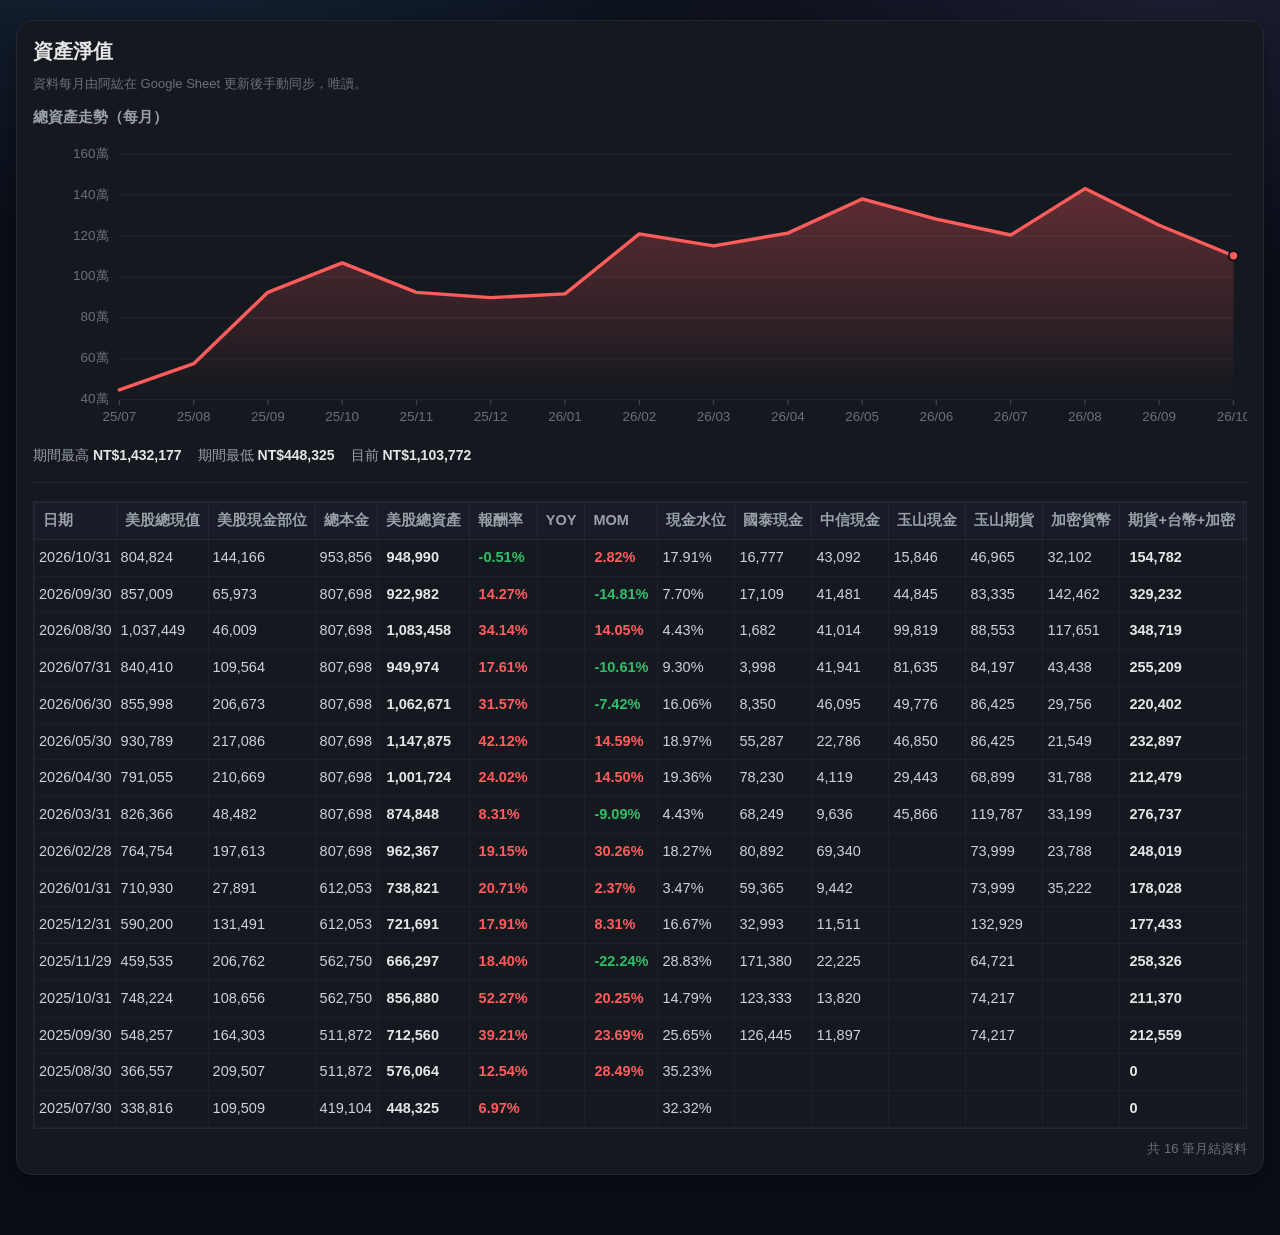
<file: portfolio-calendar/networth.html>
<!DOCTYPE html>
<html lang="zh-Hant">
<head>
<meta charset="UTF-8">
<meta name="viewport" content="width=device-width, initial-scale=1.0">
<meta http-equiv="Cache-Control" content="no-cache, no-store, must-revalidate">
<meta http-equiv="Pragma" content="no-cache">
<meta http-equiv="Expires" content="0">
<title>資產淨值</title>
<script>
  document.write('<link rel="stylesheet" href="holdings-editor.css?v=' + Date.now() + '">');
  document.write('<link rel="stylesheet" href="networth.css?v=' + Date.now() + '">');
  document.write('<link rel="stylesheet" href="theme.css?v=' + Date.now() + '">');
</script>
</head>
<body>
      <div class="sheet-wrap nw-wrap">
        <div class="sheet-header">
          <h1>資產淨值</h1>
        </div>
        <div class="sheet-note">資料每月由阿紘在 Google Sheet 更新後手動同步，唯讀。</div>

        <div class="nw-chart-section">
          <div class="nw-chart-title">總資產走勢（每月）</div>
          <div class="nw-chart-wrap" id="nwChartWrap">
            <div id="nwChart"></div>
            <div class="nw-chart-tooltip" id="nwChartTooltip"></div>
          </div>
          <div class="nw-legend" id="nwLegend"></div>
        </div>

        <div class="table-scroll">
          <table class="sheet-table">
            <thead>
              <tr>
                <th>日期</th>
                <th>美股總現值</th>
                <th>美股現金部位</th>
                <th>總本金</th>
                <th>美股總資產</th>
                <th>報酬率</th>
                <th>YOY</th>
                <th>MOM</th>
                <th>現金水位</th>
                <th>國泰現金</th>
                <th>中信現金</th>
                <th>玉山現金</th>
                <th>玉山期貨</th>
                <th>加密貨幣</th>
                <th>期貨+台幣+加密</th>
                <th>總資產</th>
                <th>總資產淨增減</th>
                <th>總資產MOM</th>
              </tr>
            </thead>
            <tbody id="nwBody"></tbody>
          </table>
        </div>

        <div class="sheet-footer" id="sheetFooter"></div>
      </div>

  <script>
    // 資料檔跟主程式加上當下時間戳，確保每次打開都抓到排程任務推上去的最新版本。
    // 用 async=false 的動態 script：同時並行下載，但仍依序執行（主程式最後跑）。
    (function () {
      var v = Date.now();
      ["networth_data.js", "networth.js"].forEach(function (src) {
        var s = document.createElement("script");
        s.src = src + "?v=" + v;
        s.async = false;
        document.body.appendChild(s);
      });
    })();
  </script>
</body>
</html>
</file>
<file: style.css>
* { box-sizing: border-box; }

body {
  margin: 0;
  min-height: 100vh;
  background: #0d1117;
  font-family: "Microsoft JhengHei", "PingFang TC", -apple-system, sans-serif;
  color: #e6e6e6;
  padding: 32px 16px;
}

.page {
  width: 100%;
  max-width: 1180px;
  margin: 0 auto;
  display: flex;
  align-items: flex-start;
  gap: 24px;
  flex-wrap: wrap;
}

.card {
  background: #14181f;
  border-radius: 16px;
  box-shadow: 0 8px 24px rgba(0,0,0,0.4);
}

.hero-card {
  flex: 1 1 100%;
  padding: 26px 28px 30px;
}

.calendar-card {
  flex: 2 1 640px;
  min-width: 520px;
  padding: 26px 28px 30px;
}

.holdings-card {
  flex: 1 1 380px;
  max-width: 440px;
  padding: 22px 20px 24px;
}

@media (max-width: 980px) {
  .calendar-card, .holdings-card {
    min-width: 0;
    max-width: none;
    width: 100%;
  }
}

.title-row {
  display: flex;
  align-items: center;
  gap: 10px;
  font-size: 22px;
  font-weight: 700;
  margin-bottom: 20px;
}


.month-row {
  display: flex;
  align-items: center;
  justify-content: center;
  gap: 20px;
  margin-bottom: 14px;
}

.month-label {
  font-size: 20px;
  font-weight: 700;
  color: #cfd3d8;
  min-width: 160px;
  text-align: center;
}

.nav-btn {
  background: #232833;
  color: #cfd3d8;
  border: none;
  width: 34px;
  height: 34px;
  border-radius: 50%;
  font-size: 20px;
  cursor: pointer;
  line-height: 1;
}
.nav-btn:hover { background: #2e3542; }

.summary-row {
  display: flex;
  align-items: baseline;
  justify-content: space-between;
  margin-bottom: 22px;
  padding: 0 4px;
}

.summary-label {
  font-size: 13px;
  color: #8a8f98;
  margin-bottom: 4px;
}

.summary-pct {
  font-size: 18px;
  font-weight: 700;
}

.summary-amount {
  font-size: 36px;
  font-weight: 700;
}

.gain { color: #ff5c5c; }
.loss { color: #2fbf6a; }
.flat { color: #9aa0a8; }

.weekday-row {
  display: grid;
  grid-template-columns: repeat(7, minmax(0, 1fr));
  text-align: center;
  font-size: 14px;
  color: #8a8f98;
  margin-bottom: 8px;
}

.grid {
  display: grid;
  grid-template-columns: repeat(7, minmax(0, 1fr));
  gap: 7px;
}

.cell {
  aspect-ratio: 1 / 1.05;
  border-radius: 8px;
  padding: 8px 8px;
  display: flex;
  flex-direction: column;
  justify-content: space-between;
  font-size: 10.5px;
  background: #1b2029;
  min-width: 0;
  overflow: hidden;
}

.cell.empty { background: transparent; }

.cell .day-num {
  font-size: 13px;
  color: rgba(255,255,255,0.55);
}

.cell .amount {
  font-size: 15px;
  font-weight: 700;
  text-align: right;
  white-space: nowrap;
  overflow: hidden;
  text-overflow: clip;
}

.cell .pct {
  font-size: 12px;
  text-align: right;
  opacity: 0.9;
  white-space: nowrap;
  overflow: hidden;
}

.cell .day-total {
  font-size: 9.5px;
  text-align: right;
  opacity: 0.75;
  white-space: nowrap;
  overflow: hidden;
  border-top: 1px solid rgba(255,255,255,0.12);
  padding-top: 3px;
  margin-top: 2px;
}

.cell.no-data .amount,
.cell.no-data .pct,
.cell.no-data .day-total {
  color: #4a4f58;
  border-top-color: rgba(255,255,255,0.06);
}

/* 台股慣例：紅 = 賺錢(正), 綠 = 賠錢(負) */
.lvl-gain-1 { background: #3a1414; color: #ffb3b3; }
.lvl-gain-2 { background: #5c1717; color: #ffcccc; }
.lvl-gain-3 { background: #8a1414; color: #ffe0e0; }
.lvl-gain-4 { background: #b31212; color: #ffffff; }

.lvl-loss-1 { background: #123320; color: #b6f0cf; }
.lvl-loss-2 { background: #0f4a2c; color: #cdf7e2; }
.lvl-loss-3 { background: #0b6b3a; color: #e3fff0; }
.lvl-loss-4 { background: #068a45; color: #ffffff; }

.asset-section {
  margin-top: 24px;
  padding-top: 18px;
  border-top: 1px solid #232833;
}

#assetChart svg {
  width: 100%;
  height: auto;
  display: block;
}

.chart-wrap {
  position: relative;
}

.chart-tooltip {
  position: absolute;
  display: none;
  pointer-events: none;
  background: #1f242e;
  border: 1px solid #33394a;
  border-radius: 6px;
  padding: 6px 10px;
  font-size: 11px;
  line-height: 1.6;
  white-space: nowrap;
  box-shadow: 0 4px 14px rgba(0,0,0,0.4);
  z-index: 5;
}

.chart-tooltip .tt-date {
  color: #9aa0a8;
  font-weight: 700;
  margin-bottom: 3px;
}

.chart-tooltip .tt-row {
  display: flex;
  align-items: center;
  gap: 6px;
}

.chart-tooltip .tt-dot {
  width: 7px;
  height: 7px;
  border-radius: 50%;
  flex: none;
}

.chart-tooltip .tt-value {
  font-weight: 700;
}

.compare-section {
  margin-top: 24px;
  padding-top: 18px;
  border-top: 1px solid #232833;
}

.compare-title {
  font-size: 13px;
  color: #9aa0a8;
  margin-bottom: 10px;
}

#compareChart svg {
  width: 100%;
  height: auto;
  display: block;
}

.compare-legend {
  display: flex;
  flex-wrap: wrap;
  gap: 10px 16px;
  margin-top: 12px;
  font-size: 12px;
}

.legend-item {
  display: flex;
  align-items: center;
  gap: 6px;
  color: #cfd3d8;
}

.legend-dot {
  width: 9px;
  height: 9px;
  border-radius: 50%;
  flex: none;
}

.legend-value {
  font-weight: 700;
}

.footer {
  margin-top: 16px;
  font-size: 11px;
  color: #6b7078;
  text-align: center;
}

/* ---- 持股面板 ---- */

.holdings-summary {
  display: grid;
  grid-template-columns: 1fr 1fr;
  gap: 12px;
  margin-bottom: 18px;
  padding-bottom: 18px;
  border-bottom: 1px solid #232833;
}

.holdings-summary .metric {
  background: #1b2029;
  border-radius: 8px;
  padding: 10px 12px;
}

.holdings-summary .metric.wide {
  grid-column: 1 / -1;
}

.holdings-summary .metric-label {
  font-size: 11px;
  color: #8a8f98;
  margin-bottom: 4px;
}

.holdings-summary .metric-value {
  font-size: 17px;
  font-weight: 700;
}

.holdings-summary .metric-sub {
  font-size: 11px;
  margin-top: 2px;
  opacity: 0.85;
}

.theme-section {
  margin-bottom: 18px;
  padding-bottom: 18px;
  border-bottom: 1px solid #232833;
}

.theme-exposure {
  display: flex;
  flex-direction: column;
  gap: 9px;
}

.theme-row-label {
  display: flex;
  align-items: center;
  gap: 6px;
  font-size: 12px;
  color: #cfd3d8;
  margin-bottom: 4px;
}

.theme-row-value {
  margin-left: auto;
  font-weight: 700;
  color: #e6e6e6;
}

.theme-row-symbols {
  font-size: 11px;
  color: #7d8590;
  margin: -2px 0 5px 15px;
}

.theme-bar-track {
  background: #1b2029;
  border-radius: 4px;
  height: 7px;
  overflow: hidden;
}

.theme-bar-fill {
  height: 100%;
  border-radius: 4px;
}

.expiry-section {
  margin-bottom: 18px;
  padding-bottom: 18px;
  border-bottom: 1px solid #232833;
}

/* 選擇權到期日搬到報酬日曆卡片後，改用跟同卡片其他區塊一樣的「上邊框」分隔線 */
.expiry-section-in-calendar {
  margin: 24px 0 0;
  padding: 18px 0 0;
  border-bottom: none;
  border-top: 1px solid #232833;
}

.expiry-list {
  display: flex;
  flex-direction: column;
  gap: 7px;
}

.expiry-row {
  display: flex;
  justify-content: space-between;
  align-items: center;
  gap: 10px;
  background: #1b2029;
  border-radius: 8px;
  padding: 8px 11px;
  border-left: 3px solid #3a3f4a;
}

.expiry-row.expiry-soon { border-left-color: #f5c518; }
.expiry-row.expiry-urgent { border-left-color: #ff5c5c; }

.expiry-main {
  display: flex;
  flex-direction: column;
  gap: 2px;
  min-width: 0;
}

.expiry-symbol-row {
  display: flex;
  align-items: baseline;
  gap: 6px;
}

.expiry-symbol {
  font-weight: 700;
  font-size: 13px;
  color: #e6e6e6;
}

.expiry-shares {
  font-size: 10.5px;
  color: #8a8f98;
}

.expiry-name {
  font-size: 10.5px;
  color: #9aa0a8;
}

.expiry-invest {
  font-size: 10.5px;
  color: #8a8f98;
}

.expiry-right {
  text-align: right;
  flex: none;
}

.expiry-days {
  font-weight: 700;
  font-size: 12.5px;
  color: #cfd3d8;
}

.expiry-row.expiry-urgent .expiry-days { color: #ff5c5c; }
.expiry-row.expiry-soon .expiry-days { color: #f5c518; }

.expiry-pl {
  font-size: 11.5px;
  margin-top: 4px;
  font-weight: 700;
}

.expiry-pct {
  font-size: 10.5px;
  font-weight: 400;
}

.holdings-list {
  display: flex;
  flex-direction: column;
  gap: 7px;
}

.holding-row {
  background: #1b2029;
  border-radius: 8px;
  padding: 9px 11px;
  border-left: 3px solid #3a3f4a;
}

.holding-row.gain-border { border-left-color: #ff5c5c; }
.holding-row.loss-border { border-left-color: #2fbf6a; }

.holding-row .h-line1 {
  display: flex;
  justify-content: space-between;
  align-items: baseline;
  font-size: 13px;
}

.holding-row .h-symbol {
  font-weight: 700;
  color: #e6e6e6;
}

.holding-row .h-shares {
  font-size: 11px;
  color: #8a8f98;
  margin-left: 6px;
  font-weight: 400;
}

.holding-row .h-tag {
  font-size: 9.5px;
  font-weight: 700;
  color: #cdb4ff;
  background: rgba(185, 107, 255, 0.18);
  border-radius: 4px;
  padding: 1px 5px;
  margin-left: 6px;
}

.holding-row .h-name {
  font-size: 10.5px;
  color: #9aa0a8;
  margin-top: 2px;
}

.holding-row .h-pl {
  font-weight: 700;
  font-size: 13px;
}

.holding-row .h-line2 {
  display: flex;
  justify-content: space-between;
  font-size: 10.5px;
  color: #8a8f98;
  margin-top: 4px;
}

.holding-row .h-line3 {
  font-size: 10.5px;
  color: #8a8f98;
  margin-top: 3px;
}

.expand-btn {
  display: block;
  width: 100%;
  margin-top: 10px;
  background: #1b2029;
  color: #9aa0a8;
  border: 1px solid #232833;
  border-radius: 999px;
  padding: 8px 12px;
  font-size: 12px;
  cursor: pointer;
  text-align: center;
}
.expand-btn:hover { background: #232833; color: #cfd3d8; }
.expand-btn:empty { display: none; }

/* ---- 已平倉紀錄（手風琴，預設收起） ---- */

.closed-section {
  margin-top: 18px;
  padding-top: 16px;
  border-top: 1px solid #232833;
}

.closed-header {
  display: flex;
  align-items: center;
  justify-content: space-between;
  cursor: pointer;
  user-select: none;
}

.closed-header-title {
  margin-bottom: 0;
}

.closed-chevron {
  font-size: 12px;
  color: #6b7078;
  transition: transform 0.15s ease;
}

.closed-header.open .closed-chevron {
  transform: rotate(180deg);
}

.closed-list {
  display: none;
  flex-direction: column;
  gap: 4px;
  margin-top: 12px;
  max-height: 420px;
  overflow-y: auto;
}

.closed-list.open {
  display: flex;
}

.closed-row {
  display: flex;
  align-items: baseline;
  gap: 8px;
  padding: 6px 9px;
  border-radius: 6px;
  border-left: 3px solid #3a3f4a;
  background: #1b2029;
  font-size: 11.5px;
}

.closed-row.gain-border { border-left-color: #ff5c5c; }
.closed-row.loss-border { border-left-color: #2fbf6a; }

.closed-row .cr-symbol {
  font-weight: 700;
  color: #e6e6e6;
  flex: none;
}

.closed-row .cr-name {
  color: #7d8590;
  overflow: hidden;
  text-overflow: ellipsis;
  white-space: nowrap;
  flex: 1 1 auto;
  min-width: 0;
}

.closed-row .cr-pl {
  font-weight: 700;
  flex: none;
  margin-left: auto;
}

/* ---- Hero 摘要卡 ---- */

.hero-header {
  display: flex;
  align-items: baseline;
  justify-content: space-between;
  flex-wrap: wrap;
  gap: 6px 16px;
  margin-bottom: 18px;
}

.hero-date {
  font-size: 12.5px;
  color: #8a8f98;
  letter-spacing: 0.5px;
}

.hero-title {
  font-size: 20px;
  font-weight: 700;
  color: #e6e6e6;
}

.networth-block {
  background: #171c26;
  border: 1px solid #232833;
  border-radius: 16px;
  padding: 20px 22px;
  margin-bottom: 18px;
}

.networth-label {
  font-size: 13px;
  color: #cfd3d8;
  font-weight: 700;
}

.networth-label-en {
  font-size: 10.5px;
  color: #6b7078;
  letter-spacing: 1px;
  margin-top: 1px;
}

.networth-value-row {
  display: flex;
  align-items: flex-end;
  justify-content: space-between;
  flex-wrap: wrap;
  gap: 12px 24px;
  margin-top: 12px;
}

.networth-value {
  font-size: 42px;
  font-weight: 800;
  color: #f2f3f5;
  line-height: 1;
  white-space: nowrap;
}

.networth-breakdown {
  display: flex;
  gap: 26px;
  flex-wrap: wrap;
}

.breakdown-label {
  font-size: 11.5px;
  color: #8a8f98;
  margin-bottom: 3px;
}

.breakdown-value {
  font-size: 16px;
  font-weight: 700;
}

.stat-tile-row {
  display: grid;
  grid-template-columns: repeat(3, 1fr);
  gap: 12px;
  margin-bottom: 24px;
}

.stat-tile {
  background: #171c26;
  border: 1px solid #232833;
  border-radius: 14px;
  padding: 16px 16px 14px;
  min-width: 0;
}

.stat-label {
  font-size: 12.5px;
  color: #9aa0a8;
  margin-bottom: 8px;
}

.stat-value {
  font-size: 24px;
  font-weight: 800;
  line-height: 1.15;
}

.stat-sub {
  font-size: 10.5px;
  color: #6b7078;
  margin-top: 6px;
  letter-spacing: 0.3px;
}

.stat-blue { color: #4da3ff; }
.stat-yellow { color: #f5c518; }

.section-title {
  font-size: 14px;
  font-weight: 700;
  color: #cfd3d8;
  margin-bottom: 14px;
}

.donut-section {
  margin-bottom: 24px;
  padding-bottom: 24px;
  border-bottom: 1px solid #232833;
}

.donut-body {
  display: flex;
  align-items: flex-start;
  gap: 28px;
  flex-wrap: wrap;
}

.donut-chart-wrap {
  flex: none;
  width: 190px;
  margin-top: 6px;
}

.donut-chart-wrap svg {
  width: 100%;
  height: auto;
  display: block;
}

.donut-legend {
  flex: 1 1 380px;
  min-width: 240px;
  display: grid;
  grid-template-columns: repeat(auto-fill, minmax(148px, 1fr));
  gap: 9px 18px;
  align-content: start;
}

.donut-legend-row {
  display: flex;
  align-items: center;
  gap: 7px;
  font-size: 13px;
  min-width: 0;
}

.donut-legend-label {
  color: #cfd3d8;
  flex: 1 1 auto;
  overflow: hidden;
  text-overflow: ellipsis;
  white-space: nowrap;
  min-width: 0;
}

.donut-legend-value {
  font-weight: 700;
  color: #e6e6e6;
  flex: none;
  margin-left: 6px;
}

.donut-legend-divider {
  grid-column: 1 / -1;
  font-size: 11px;
  color: #6b7078;
  border-top: 1px solid #232833;
  padding-top: 9px;
  margin-top: 3px;
}

.ytd-title-row {
  display: flex;
  align-items: center;
  justify-content: space-between;
  gap: 12px;
  margin-bottom: 2px;
}

.ytd-badge {
  font-size: 11.5px;
  color: #9aa0a8;
  background: #1b2029;
  border: 1px solid #232833;
  border-radius: 999px;
  padding: 4px 12px;
  flex: none;
}

#ytdChart svg {
  width: 100%;
  height: auto;
  display: block;
}

.ytd-stats-row {
  display: grid;
  grid-template-columns: repeat(3, 1fr);
  gap: 12px;
  margin-top: 16px;
}

.ytd-stat {
  text-align: left;
}

.ytd-stat-label {
  font-size: 11.5px;
  color: #8a8f98;
  margin-bottom: 4px;
}

.ytd-stat-value {
  font-size: 18px;
  font-weight: 800;
}

@media (max-width: 640px) {
  .stat-tile-row, .ytd-stats-row {
    grid-template-columns: 1fr 1fr;
  }
  .networth-value {
    font-size: 32px;
  }
  .donut-body {
    gap: 18px;
  }
}
</file>
<file: portfolio-calendar/style.css>
* { box-sizing: border-box; }

body {
  margin: 0;
  min-height: 100vh;
  background: #0d1117;
  font-family: "Microsoft JhengHei", "PingFang TC", -apple-system, sans-serif;
  color: #e6e6e6;
  padding: 32px 16px;
}

.page {
  width: 100%;
  max-width: 1180px;
  margin: 0 auto;
  display: flex;
  align-items: flex-start;
  gap: 24px;
  flex-wrap: wrap;
}

.card {
  background: #14181f;
  border-radius: 16px;
  box-shadow: 0 8px 24px rgba(0,0,0,0.4);
}

.hero-card {
  flex: 1 1 100%;
  padding: 26px 28px 30px;
}

.calendar-card {
  flex: 2 1 640px;
  min-width: 520px;
  padding: 26px 28px 30px;
}

.holdings-card {
  flex: 1 1 380px;
  max-width: 440px;
  padding: 22px 20px 24px;
}

@media (max-width: 980px) {
  .calendar-card, .holdings-card {
    min-width: 0;
    max-width: none;
    width: 100%;
  }
}

.title-row {
  display: flex;
  align-items: center;
  gap: 10px;
  font-size: 24px;
  font-weight: 700;
  margin-bottom: 20px;
}


.month-row {
  display: flex;
  align-items: center;
  justify-content: center;
  gap: 20px;
  margin-bottom: 14px;
}

.month-label {
  font-size: 21.5px;
  font-weight: 700;
  color: #cfd3d8;
  min-width: 160px;
  text-align: center;
}

.nav-btn {
  background: #232833;
  color: #cfd3d8;
  border: none;
  width: 34px;
  height: 34px;
  border-radius: 50%;
  font-size: 21.5px;
  cursor: pointer;
  line-height: 1;
}
.nav-btn:hover { background: #2e3542; }

.summary-row {
  display: flex;
  align-items: baseline;
  justify-content: space-between;
  margin-bottom: 22px;
  padding: 0 4px;
}

.summary-label {
  font-size: 15px;
  color: #8a8f98;
  margin-bottom: 4px;
}

.summary-pct {
  font-size: 19.5px;
  font-weight: 700;
}

.summary-amount {
  font-size: 36px;
  font-weight: 700;
}

.gain { color: #ff5c5c; }
.loss { color: #2fbf6a; }
.flat { color: #9aa0a8; }

.weekday-row {
  display: grid;
  grid-template-columns: repeat(7, minmax(0, 1fr));
  text-align: center;
  font-size: 16.5px;
  color: #8a8f98;
  margin-bottom: 8px;
}

.grid {
  display: grid;
  grid-template-columns: repeat(7, minmax(0, 1fr));
  gap: 7px;
}

.cell {
  aspect-ratio: 1 / 1.05;
  border-radius: 8px;
  padding: 8px 8px;
  display: flex;
  flex-direction: column;
  justify-content: space-between;
  font-size: 12.5px;
  background: #1b2029;
  min-width: 0;
  overflow: hidden;
}

.cell.empty { background: transparent; }

.cell .day-num {
  font-size: 15px;
  color: rgba(255,255,255,0.55);
}

.cell .amount {
  font-size: 16px;
  font-weight: 700;
  text-align: right;
  white-space: nowrap;
  overflow: hidden;
  text-overflow: clip;
}

.cell .pct {
  font-size: 14px;
  text-align: right;
  opacity: 0.9;
  white-space: nowrap;
  overflow: hidden;
}

.cell .day-total {
  font-size: 12px;
  text-align: right;
  opacity: 0.75;
  white-space: nowrap;
  overflow: hidden;
  border-top: 1px solid rgba(255,255,255,0.12);
  padding-top: 3px;
  margin-top: 2px;
}

.cell.no-data .amount,
.cell.no-data .pct,
.cell.no-data .day-total {
  color: #4a4f58;
  border-top-color: rgba(255,255,255,0.06);
}

.cell.clickable { cursor: pointer; }
.cell.clickable:hover { outline: 1px solid rgba(255,255,255,0.25); }
.cell.selected { outline: 2px solid #4da3ff; }

/* 台股慣例：紅 = 賺錢(正), 綠 = 賠錢(負) */
.lvl-gain-1 { background: #3a1414; color: #ffb3b3; }
.lvl-gain-2 { background: #5c1717; color: #ffcccc; }
.lvl-gain-3 { background: #8a1414; color: #ffe0e0; }
.lvl-gain-4 { background: #b31212; color: #ffffff; }

.lvl-loss-1 { background: #123320; color: #b6f0cf; }
.lvl-loss-2 { background: #0f4a2c; color: #cdf7e2; }
.lvl-loss-3 { background: #0b6b3a; color: #e3fff0; }
.lvl-loss-4 { background: #068a45; color: #ffffff; }

.asset-section {
  margin-top: 24px;
  padding-top: 18px;
  border-top: 1px solid #232833;
}

#assetChart svg {
  width: 100%;
  height: auto;
  display: block;
}

.chart-wrap {
  position: relative;
}

.chart-tooltip {
  position: absolute;
  display: none;
  pointer-events: none;
  background: #1f242e;
  border: 1px solid #33394a;
  border-radius: 6px;
  padding: 6px 10px;
  font-size: 13px;
  line-height: 1.6;
  white-space: nowrap;
  box-shadow: 0 4px 14px rgba(0,0,0,0.4);
  z-index: 5;
}

.chart-tooltip .tt-date {
  color: #9aa0a8;
  font-weight: 700;
  margin-bottom: 3px;
}

.chart-tooltip .tt-row {
  display: flex;
  align-items: center;
  gap: 6px;
}

.chart-tooltip .tt-dot {
  width: 7px;
  height: 7px;
  border-radius: 50%;
  flex: none;
}

.chart-tooltip .tt-value {
  font-weight: 700;
}

.compare-section {
  margin-top: 24px;
  padding-top: 18px;
  border-top: 1px solid #232833;
}

.compare-title {
  font-size: 15px;
  color: #9aa0a8;
  margin-bottom: 10px;
}

.range-tabs {
  display: flex;
  gap: 6px;
  margin-bottom: 12px;
}

.range-tab {
  background: #1b2029;
  border: 1px solid #232833;
  border-radius: 6px;
  padding: 5px 10px;
  font-size: 13.5px;
  color: #9aa0a8;
  cursor: pointer;
}
.range-tab:hover { background: #232833; color: #cfd3d8; }
.range-tab.active {
  background: #2e3542;
  border-color: #4da3ff;
  color: #e6e6e6;
}

#compareChart svg {
  width: 100%;
  height: auto;
  display: block;
}

.compare-legend {
  display: flex;
  flex-wrap: wrap;
  gap: 10px 16px;
  margin-top: 12px;
  font-size: 14px;
}

.legend-item {
  display: flex;
  align-items: center;
  gap: 6px;
  color: #cfd3d8;
}

.legend-dot {
  width: 9px;
  height: 9px;
  border-radius: 50%;
  flex: none;
}

.legend-value {
  font-weight: 700;
}

.footer {
  margin-top: 16px;
  font-size: 13px;
  color: #6b7078;
  text-align: center;
}

/* ---- 持股面板 ---- */

.holdings-summary {
  display: grid;
  grid-template-columns: 1fr 1fr;
  gap: 12px;
  margin-bottom: 18px;
  padding-bottom: 18px;
  border-bottom: 1px solid #232833;
}

.holdings-summary .metric {
  background: #1b2029;
  border-radius: 8px;
  padding: 10px 12px;
}

.holdings-summary .metric.wide {
  grid-column: 1 / -1;
}

.holdings-summary .metric-label {
  font-size: 13px;
  color: #8a8f98;
  margin-bottom: 4px;
}

.holdings-summary .metric-value {
  font-size: 18.5px;
  font-weight: 700;
}

.holdings-summary .metric-sub {
  font-size: 13px;
  margin-top: 2px;
  opacity: 0.85;
}

.theme-section {
  margin-bottom: 18px;
  padding-bottom: 18px;
  border-bottom: 1px solid #232833;
}

.theme-exposure {
  display: flex;
  flex-direction: column;
  gap: 9px;
}

.theme-row-label {
  display: flex;
  align-items: center;
  gap: 6px;
  font-size: 14px;
  color: #cfd3d8;
  margin-bottom: 4px;
}

.theme-row-value {
  margin-left: auto;
  font-weight: 700;
  color: #e6e6e6;
}

.theme-warn-badge {
  font-size: 12px;
  font-weight: 700;
  color: #ff5c5c;
  background: rgba(255, 92, 92, 0.15);
  border-radius: 4px;
  padding: 1px 6px;
  white-space: nowrap;
}

.theme-row.theme-row-warn .theme-bar-fill {
  box-shadow: 0 0 0 1px #ff5c5c inset;
}

.theme-parent-tag {
  font-size: 12px;
  color: #7d8590;
  border: 1px solid #2a303c;
  border-radius: 4px;
  padding: 0 5px;
}

.theme-row-symbols {
  font-size: 13px;
  color: #7d8590;
  margin: -2px 0 5px 15px;
}

.theme-bar-track {
  background: #1b2029;
  border-radius: 4px;
  height: 7px;
  overflow: hidden;
}

.theme-bar-fill {
  height: 100%;
  border-radius: 4px;
}

.expiry-section {
  margin-bottom: 18px;
  padding-bottom: 18px;
  border-bottom: 1px solid #232833;
}

/* 選擇權到期日搬到報酬日曆卡片後，改用跟同卡片其他區塊一樣的「上邊框」分隔線 */
.expiry-section-in-calendar {
  margin: 24px 0 0;
  padding: 18px 0 0;
  border-bottom: none;
  border-top: 1px solid #232833;
}

.expiry-list {
  display: flex;
  flex-direction: column;
  gap: 7px;
}

.expiry-row {
  display: flex;
  justify-content: space-between;
  align-items: center;
  gap: 10px;
  background: #1b2029;
  border-radius: 8px;
  padding: 8px 11px;
  border-left: 3px solid #3a3f4a;
}

.expiry-row.gain-border { border-left-color: #ff5c5c; }
.expiry-row.loss-border { border-left-color: #2fbf6a; }

.expiry-main {
  display: flex;
  flex-direction: column;
  gap: 2px;
  min-width: 0;
}

.expiry-symbol-row {
  display: flex;
  align-items: baseline;
  gap: 6px;
}

.expiry-symbol {
  font-weight: 700;
  font-size: 15px;
  color: #e6e6e6;
}

.expiry-shares {
  font-size: 12.5px;
  color: #8a8f98;
}

.expiry-name {
  font-size: 12.5px;
  color: #9aa0a8;
}

.expiry-invest {
  font-size: 12.5px;
  color: #8a8f98;
}

.expiry-underlying {
  font-size: 12.5px;
  color: #8a8f98;
}

.expiry-right {
  text-align: right;
  flex: none;
}

.expiry-days {
  font-weight: 700;
  font-size: 14.5px;
  color: #cfd3d8;
}

.expiry-days.expiry-urgent { color: #ff5c5c; }
.expiry-days.expiry-soon { color: #f5c518; }

.expiry-pl {
  font-size: 13.5px;
  margin-top: 4px;
  font-weight: 700;
}

.expiry-pct {
  font-size: 12.5px;
  font-weight: 400;
}

.expiry-right .profit-badge {
  margin-top: 4px;
}

.holdings-controls {
  display: flex;
  gap: 8px;
  margin-bottom: 10px;
}

.holdings-search {
  flex: 1 1 auto;
  min-width: 0;
  background: #1b2029;
  border: 1px solid #232833;
  border-radius: 6px;
  padding: 7px 10px;
  font-size: 14px;
  color: #e6e6e6;
  outline: none;
}
.holdings-search:focus { border-color: #4da3ff; }
.holdings-search::placeholder { color: #6b7078; }

.holdings-sort {
  flex: none;
  background: #1b2029;
  border: 1px solid #232833;
  border-radius: 6px;
  padding: 7px 8px;
  font-size: 14px;
  color: #cfd3d8;
  outline: none;
}

.holdings-list {
  display: flex;
  flex-direction: column;
  gap: 7px;
}

.holding-row {
  background: #1b2029;
  border-radius: 8px;
  padding: 9px 11px;
  border-left: 3px solid #3a3f4a;
}

.holding-row.gain-border { border-left-color: #ff5c5c; }
.holding-row.loss-border { border-left-color: #2fbf6a; }

.holding-row .h-line1 {
  display: flex;
  justify-content: space-between;
  align-items: baseline;
  font-size: 15px;
}

.holding-row .h-symbol {
  font-weight: 700;
  color: #e6e6e6;
}

.holding-row .h-shares {
  font-size: 13px;
  color: #8a8f98;
  margin-left: 6px;
  font-weight: 400;
}

.holding-row .h-tag {
  font-size: 12px;
  font-weight: 700;
  color: #cdb4ff;
  background: rgba(185, 107, 255, 0.18);
  border-radius: 4px;
  padding: 1px 5px;
  margin-left: 6px;
}

.holding-row .h-name {
  font-size: 12.5px;
  color: #9aa0a8;
  margin-top: 2px;
}

.holding-row .h-pl {
  font-weight: 700;
  font-size: 15px;
}

.holding-row .h-line2 {
  display: flex;
  justify-content: space-between;
  font-size: 12.5px;
  color: #8a8f98;
  margin-top: 4px;
}

.holding-row .h-line3 {
  font-size: 12.5px;
  color: #8a8f98;
  margin-top: 3px;
}

.h-badge-row {
  margin-top: 4px;
}

.profit-badge {
  display: inline-block;
  font-size: 12px;
  font-weight: 700;
  color: #f5c518;
  background: rgba(245, 197, 24, 0.15);
  border-radius: 4px;
  padding: 1px 6px;
}

.expand-btn {
  display: block;
  width: 100%;
  margin-top: 10px;
  background: #1b2029;
  color: #9aa0a8;
  border: 1px solid #232833;
  border-radius: 999px;
  padding: 8px 12px;
  font-size: 14px;
  cursor: pointer;
  text-align: center;
}
.expand-btn:hover { background: #232833; color: #cfd3d8; }
.expand-btn:empty { display: none; }

/* ---- 點日曆某一天，展開那天的持股損益組成 ---- */

.day-detail {
  display: none;
  margin-top: 14px;
  padding: 14px;
  background: #1b2029;
  border-radius: 8px;
  border: 1px solid #232833;
}

.day-detail.open { display: block; }

.day-detail-header {
  display: flex;
  align-items: center;
  justify-content: space-between;
  margin-bottom: 4px;
}

.day-detail-title {
  font-size: 15px;
  font-weight: 700;
  color: #e6e6e6;
}

.day-detail-close {
  font-size: 13px;
  color: #6b7078;
  cursor: pointer;
  user-select: none;
}
.day-detail-close:hover { color: #cfd3d8; }

.day-detail-note {
  font-size: 12.5px;
  color: #6b7078;
  margin-bottom: 10px;
}

.day-detail-rows {
  display: flex;
  flex-direction: column;
  gap: 7px;
}

.day-row-top {
  display: flex;
  align-items: baseline;
  gap: 6px;
  font-size: 13.5px;
  margin-bottom: 3px;
}

.day-row-symbol { font-weight: 700; color: #e6e6e6; flex: none; }

.day-row-name {
  color: #7d8590;
  overflow: hidden;
  text-overflow: ellipsis;
  white-space: nowrap;
  flex: 1 1 auto;
  min-width: 0;
}

.day-row-pl { font-weight: 700; flex: none; margin-left: auto; }

.day-bar-track {
  background: #12151b;
  border-radius: 4px;
  height: 6px;
  overflow: hidden;
}

.day-bar-fill { height: 100%; border-radius: 4px; }

.day-detail-empty {
  font-size: 13.5px;
  color: #7d8590;
  text-align: center;
  padding: 10px 0;
}

/* ---- 已平倉紀錄（手風琴，預設收起） ---- */

.closed-section {
  margin-top: 18px;
  padding-top: 16px;
  border-top: 1px solid #232833;
}

.closed-header {
  display: flex;
  align-items: center;
  justify-content: space-between;
  cursor: pointer;
  user-select: none;
}

.closed-header-title {
  margin-bottom: 0;
}

.closed-chevron {
  font-size: 14px;
  color: #6b7078;
  transition: transform 0.15s ease;
}

.closed-header.open .closed-chevron {
  transform: rotate(180deg);
}

.closed-list {
  display: none;
  flex-direction: column;
  gap: 8px;
  margin-top: 12px;
}

.closed-list.open {
  display: flex;
}

.closed-search {
  flex: none;
  background: #1b2029;
  border: 1px solid #232833;
  border-radius: 6px;
  padding: 7px 10px;
  font-size: 14px;
  color: #e6e6e6;
  outline: none;
}
.closed-search:focus { border-color: #4da3ff; }
.closed-search::placeholder { color: #6b7078; }

.closed-rows {
  display: flex;
  flex-direction: column;
  gap: 4px;
  max-height: 380px;
  overflow-y: auto;
}

.closed-row {
  display: flex;
  align-items: baseline;
  gap: 8px;
  padding: 6px 9px;
  border-radius: 6px;
  border-left: 3px solid #3a3f4a;
  background: #1b2029;
  font-size: 13.5px;
}

.closed-row.gain-border { border-left-color: #ff5c5c; }
.closed-row.loss-border { border-left-color: #2fbf6a; }

.closed-row .cr-symbol {
  font-weight: 700;
  color: #e6e6e6;
  flex: none;
}

.closed-row .cr-name {
  color: #7d8590;
  overflow: hidden;
  text-overflow: ellipsis;
  white-space: nowrap;
  flex: 1 1 auto;
  min-width: 0;
}

.closed-row .cr-pl {
  font-weight: 700;
  flex: none;
  margin-left: auto;
}

/* ---- 未成交訂單追蹤 ---- */

.po-row {
  padding: 7px 9px;
  border-radius: 6px;
  border-left: 3px solid #4da3ff;
  background: #1b2029;
  font-size: 13.5px;
}

.po-line1 {
  display: flex;
  align-items: baseline;
  flex-wrap: wrap;
  gap: 6px;
}

.po-date { color: #7d8590; font-variant-numeric: tabular-nums; }
.po-symbol { font-weight: 700; color: #e6e6e6; }

.po-side {
  font-size: 12px;
  font-weight: 700;
  border-radius: 4px;
  padding: 1px 5px;
}
.po-side.po-buy { color: #ff8a8a; background: rgba(255, 92, 92, 0.15); }
.po-side.po-sell { color: #7ee787; background: rgba(47, 191, 106, 0.15); }
.po-row .po-opt { margin-left: 0; }

.po-repeat {
  font-size: 12px;
  color: #f5c518;
  background: rgba(245, 197, 24, 0.12);
  border-radius: 4px;
  padding: 1px 5px;
}

.po-price {
  margin-left: auto;
  font-weight: 700;
  color: #e6e6e6;
  font-variant-numeric: tabular-nums;
}

.po-gap { margin-top: 3px; color: #f5c518; font-size: 13px; font-variant-numeric: tabular-nums; }
.po-desc { margin-top: 3px; color: #cfd3d8; }
.po-meta { margin-top: 3px; color: #7d8590; font-size: 12.5px; }

.po-del {
  align-self: center;
  border: none;
  background: transparent;
  color: #7d8590;
  font-size: 15px;
  line-height: 1;
  padding: 2px 4px;
  border-radius: 4px;
  cursor: pointer;
}
.po-del:hover { color: #ff8a8a; background: rgba(255, 92, 92, 0.15); }
.po-del:disabled { opacity: 0.4; cursor: wait; }
/* ---- Hero 摘要卡 ---- */

.hero-header {
  display: flex;
  align-items: baseline;
  justify-content: space-between;
  flex-wrap: wrap;
  gap: 6px 16px;
  margin-bottom: 18px;
}

.hero-date {
  font-size: 14.5px;
  color: #8a8f98;
  letter-spacing: 0.5px;
}

.hero-title {
  font-size: 21.5px;
  font-weight: 700;
  color: #e6e6e6;
}

.networth-block {
  background: #171c26;
  border: 1px solid #232833;
  border-radius: 16px;
  padding: 20px 22px;
  margin-bottom: 18px;
}

.networth-label {
  font-size: 15px;
  color: #cfd3d8;
  font-weight: 700;
}

.networth-label-en {
  font-size: 12.5px;
  color: #6b7078;
  letter-spacing: 1px;
  margin-top: 1px;
}

.networth-value-row {
  display: flex;
  align-items: flex-end;
  justify-content: space-between;
  flex-wrap: wrap;
  gap: 12px 24px;
  margin-top: 12px;
}

.networth-value {
  font-size: 42px;
  font-weight: 800;
  color: #f2f3f5;
  line-height: 1;
  white-space: nowrap;
}

.networth-breakdown {
  display: flex;
  gap: 26px;
  flex-wrap: wrap;
}

.breakdown-label {
  font-size: 13.5px;
  color: #8a8f98;
  margin-bottom: 3px;
}

.breakdown-value {
  font-size: 17.5px;
  font-weight: 700;
}

.stat-tile-row {
  display: grid;
  grid-template-columns: repeat(3, 1fr);
  gap: 12px;
  margin-bottom: 24px;
}

.stat-tile {
  background: #171c26;
  border: 1px solid #232833;
  border-radius: 14px;
  padding: 16px 16px 14px;
  min-width: 0;
}

.stat-label {
  font-size: 14.5px;
  color: #9aa0a8;
  margin-bottom: 8px;
}

.stat-value {
  font-size: 26px;
  font-weight: 800;
  line-height: 1.15;
}

.stat-sub {
  font-size: 12.5px;
  color: #6b7078;
  margin-top: 6px;
  letter-spacing: 0.3px;
}

.stat-blue { color: #4da3ff; }
.stat-yellow { color: #f5c518; }

.section-title {
  font-size: 16.5px;
  font-weight: 700;
  color: #cfd3d8;
  margin-bottom: 14px;
}

.donut-section {
  margin-bottom: 24px;
  padding-bottom: 24px;
  border-bottom: 1px solid #232833;
}

.donut-body {
  display: flex;
  align-items: flex-start;
  gap: 28px;
  flex-wrap: wrap;
}

.donut-chart-wrap {
  flex: none;
  width: 190px;
  margin-top: 6px;
}

.donut-chart-wrap svg {
  width: 100%;
  height: auto;
  display: block;
}

.donut-legend {
  flex: 1 1 380px;
  min-width: 240px;
  display: grid;
  grid-template-columns: repeat(auto-fill, minmax(148px, 1fr));
  gap: 9px 18px;
  align-content: start;
}

.donut-legend-row {
  display: flex;
  align-items: center;
  gap: 7px;
  font-size: 15px;
  min-width: 0;
}

.donut-legend-label {
  color: #cfd3d8;
  flex: 1 1 auto;
  overflow: hidden;
  text-overflow: ellipsis;
  white-space: nowrap;
  min-width: 0;
}

.donut-legend-value {
  font-weight: 700;
  color: #e6e6e6;
  flex: none;
  margin-left: 6px;
}

.donut-legend-divider {
  grid-column: 1 / -1;
  font-size: 13px;
  color: #6b7078;
  border-top: 1px solid #232833;
  padding-top: 9px;
  margin-top: 3px;
}

.ytd-title-row {
  display: flex;
  align-items: center;
  justify-content: space-between;
  gap: 12px;
  margin-bottom: 2px;
}

.ytd-badge {
  font-size: 13.5px;
  color: #9aa0a8;
  background: #1b2029;
  border: 1px solid #232833;
  border-radius: 999px;
  padding: 4px 12px;
  flex: none;
}

#ytdChart svg {
  width: 100%;
  height: auto;
  display: block;
}

.ytd-stats-row {
  display: grid;
  grid-template-columns: repeat(3, 1fr);
  gap: 12px;
  margin-top: 16px;
}

.ytd-stat {
  text-align: left;
}

.ytd-stat-label {
  font-size: 13.5px;
  color: #8a8f98;
  margin-bottom: 4px;
}

.ytd-stat-value {
  font-size: 19.5px;
  font-weight: 800;
}

@media (max-width: 640px) {
  .stat-tile-row, .ytd-stats-row {
    grid-template-columns: 1fr 1fr;
  }
  .networth-value {
    font-size: 32px;
  }
  .donut-body {
    gap: 18px;
  }
}

.theme-row-split {
  font-size: 12px;
  opacity: 0.75;
  margin: 2px 0 4px;
}
</file>
<file: portfolio-calendar/theme.css>
/* 色調與質感的覆蓋層：載入在 style.css 之後，只調外觀（背景、卡片、標題色條、強調色），不改版面結構。
   紅漲綠跌的語意色（.gain / .loss 等）一律不動，標題與裝飾用藍、紫、琥珀、青、粉這幾個非紅綠的色。 */
:root {
  --bg0: #0a0e17;
  --card-top: #1a2133;
  --card-bot: #131927;
  --card-line: #28324a;
  --c-blue: #5aa9ff;
  --c-violet: #a78bfa;
  --c-amber: #f6b94a;
  --c-teal: #34d3c0;
  --c-pink: #f472b6;
}

body {
  background:
    radial-gradient(1100px 520px at 12% -8%, rgba(90, 169, 255, 0.14), transparent 60%),
    radial-gradient(900px 480px at 92% 0%, rgba(167, 139, 250, 0.12), transparent 60%),
    var(--bg0);
  background-attachment: fixed;
  color: #eef1f7;
  line-height: 1.5;
}

.card {
  background: linear-gradient(180deg, var(--card-top), var(--card-bot));
  border: 1px solid var(--card-line);
  border-radius: 18px;
  box-shadow: 0 10px 30px rgba(0, 0, 0, 0.45), inset 0 1px 0 rgba(255, 255, 255, 0.04);
}

/* 三張大卡片各有一條頂部色帶 */
.hero-card { border-top: 3px solid transparent; border-image: linear-gradient(90deg, var(--c-blue), var(--c-violet), var(--c-pink)) 1; border-radius: 0; }
.hero-card { border-radius: 18px; border-image: none; position: relative; overflow: hidden; }
.hero-card::before { content: ""; position: absolute; left: 0; right: 0; top: 0; height: 3px; background: linear-gradient(90deg, var(--c-blue), var(--c-violet), var(--c-pink)); }
.calendar-card { box-shadow: 0 10px 30px rgba(0, 0, 0, 0.45), inset 0 3px 0 rgba(90, 169, 255, 0.55); }
.holdings-card { box-shadow: 0 10px 30px rgba(0, 0, 0, 0.45), inset 0 3px 0 rgba(246, 185, 74, 0.55); }

/* 區塊標題：左邊色條，依區塊配色 */
.section-title, .compare-title, .title-row .title-text, .hero-title {
  letter-spacing: 0.02em;
}
.section-title, .compare-title {
  position: relative;
  padding-left: 12px;
  font-weight: 700;
  color: #f2f5fb;
}
.section-title::before, .compare-title::before {
  content: "";
  position: absolute;
  left: 0; top: 12%; bottom: 12%;
  width: 4px;
  border-radius: 3px;
  background: var(--c-blue);
}
.donut-section .section-title::before { background: var(--c-pink); }
.ytd-section .section-title::before { background: var(--c-blue); }
.asset-section .compare-title::before { background: var(--c-blue); }
.compare-section .compare-title::before { background: var(--c-violet); }
.theme-section .compare-title::before { background: var(--c-teal); }
.closed-header-title::before { background: var(--c-amber); }
.pending-section .closed-header-title::before { background: var(--c-pink); }

.title-row .title-text { font-size: 24px; }
.title-row .title-icon { font-size: 26px; }
.hero-title { color: #cdd6ea; }

/* 總資產大數字 */
.networth-value { text-shadow: 0 2px 18px rgba(90, 169, 255, 0.25); }
.networth-label { color: #cdd6ea; }
.networth-label-en { color: #8793ad; }

/* 摘要小卡：三張三種色調 */
.stat-tile { border: 1px solid var(--card-line); border-radius: 12px; }
.stat-tile:nth-child(1) { background: linear-gradient(160deg, rgba(90, 169, 255, 0.16), rgba(90, 169, 255, 0.04)); border-color: rgba(90, 169, 255, 0.35); }
.stat-tile:nth-child(2) { background: linear-gradient(160deg, rgba(167, 139, 250, 0.16), rgba(167, 139, 250, 0.04)); border-color: rgba(167, 139, 250, 0.35); }
.stat-tile:nth-child(3) { background: linear-gradient(160deg, rgba(246, 185, 74, 0.16), rgba(246, 185, 74, 0.04)); border-color: rgba(246, 185, 74, 0.35); }
.stat-label { color: #b5bfd6; }
.stat-sub { color: #8793ad; }

/* 可展開區塊（已平倉、未成交）當作獨立小卡 */
.closed-section {
  background: rgba(255, 255, 255, 0.025);
  border: 1px solid var(--card-line);
  border-radius: 12px;
  padding: 10px 12px;
}
.closed-header-title { position: relative; padding-left: 12px; }
.closed-header-title::before { content: ""; position: absolute; left: 0; top: 14%; bottom: 14%; width: 4px; border-radius: 3px; background: var(--c-amber); }
.closed-header-title { font-weight: 700; color: #f2f5fb; }
.closed-chevron { color: var(--c-amber); }

.closed-row, .po-row { background: rgba(255, 255, 255, 0.04); }
.po-row { border-left-color: var(--c-pink); }

/* 次要文字提亮一點，原本太暗不好讀 */
.footer, .sheet-note, .hint, .note { color: #8f9bb5; }

/* 輸入框、按鈕 */
input, select, textarea { background: #1a2133; border-color: #2c3750; }
input:focus, select:focus, textarea:focus { border-color: var(--c-blue); box-shadow: 0 0 0 3px rgba(90, 169, 255, 0.18); }
button.nav-btn, .range-tab { border-radius: 8px; }
.range-tab.active { background: rgba(90, 169, 255, 0.2); border-color: var(--c-blue); color: #fff; }
</file>
<file: portfolio-calendar/holdings-editor.css>
* { box-sizing: border-box; }

body {
  margin: 0;
  min-height: 100vh;
  background: #f8f9fa;
  font-family: "Microsoft JhengHei", "PingFang TC", -apple-system, sans-serif;
  color: #202124;
  padding: 20px 16px 60px;
}

.sheet-wrap {
  max-width: 1400px;
  margin: 0 auto;
  background: #fff;
  border: 1px solid #dadce0;
  border-radius: 8px;
  padding: 16px;
}

.sheet-header {
  display: flex;
  align-items: center;
  justify-content: space-between;
  margin-bottom: 14px;
  flex-wrap: wrap;
  gap: 10px;
}

.sheet-header h1 {
  font-size: 19.5px;
  margin: 0;
  color: #202124;
}

.auth-row {
  display: flex;
  align-items: center;
  gap: 10px;
  font-size: 14px;
}

.auth-status { color: #5f6368; }

.fx-row {
  color: #5f6368;
  display: flex;
  align-items: center;
  gap: 5px;
}

.fx-row input {
  width: 64px;
  border: 1px solid #dadce0;
  border-radius: 4px;
  padding: 3px 5px;
  font-family: inherit;
  font-size: 14px;
  color: #202124;
}

.fx-row input:disabled {
  background: transparent;
  border-color: transparent;
  color: #202124;
  font-weight: 700;
}

.sheet-note {
  font-size: 13px;
  color: #80868b;
  margin: -6px 0 12px;
}

.auth-btn {
  background: #1a73e8;
  color: #fff;
  border: none;
  border-radius: 6px;
  padding: 7px 14px;
  font-size: 14px;
  font-weight: 700;
  cursor: pointer;
}

.auth-btn:hover { background: #1765cc; }

.table-scroll {
  overflow-x: auto;
  border: 1px solid #e0e0e0;
}

.sheet-table {
  border-collapse: collapse;
  width: 100%;
  min-width: 1150px;
  font-size: 14.5px;
}

.sheet-table th {
  background: #f1f3f4;
  color: #5f6368;
  font-weight: 700;
  text-align: left;
  padding: 7px 8px;
  border: 1px solid #e0e0e0;
  white-space: nowrap;
  position: sticky;
  top: 0;
  z-index: 1;
}

.sheet-table td {
  border: 1px solid #e8eaed;
  padding: 3px 4px;
  white-space: nowrap;
}

.sheet-table tbody tr:hover { background: #f8f9fa; }

.sheet-table input,
.sheet-table select {
  width: 100%;
  min-width: 56px;
  border: 1px solid transparent;
  background: transparent;
  font-family: inherit;
  font-size: 14.5px;
  padding: 4px 5px;
  border-radius: 3px;
  color: #202124;
}

.sheet-table input:disabled,
.sheet-table select:disabled {
  color: #202124;
  background: transparent;
  opacity: 1;
}

.sheet-table input:not(:disabled):hover,
.sheet-table select:not(:disabled):hover {
  border-color: #dadce0;
}

.sheet-table input:not(:disabled):focus,
.sheet-table select:not(:disabled):focus {
  outline: none;
  border-color: #1a73e8;
  background: #fff;
  box-shadow: 0 0 0 1px #1a73e8;
}

.cell-readonly {
  padding: 4px 5px;
  display: block;
  font-weight: 700;
}

.money-input {
  font-weight: 700;
}

/* 台股慣例：紅 = 賺錢(正), 綠 = 賠錢(負) */
.gain-text { color: #d93025; font-weight: 700; }
.loss-text { color: #188038; font-weight: 700; }

.del-cell-btn {
  background: transparent;
  border: none;
  color: #d93025;
  cursor: pointer;
  font-size: 16.5px;
  padding: 2px 6px;
}

.del-cell-btn:hover { background: #fce8e6; border-radius: 4px; }

tfoot td {
  background: #f1f3f4;
  font-weight: 700;
  border: 1px solid #e0e0e0;
}

.add-row-btn {
  margin-top: 10px;
  background: #fff;
  border: 1px dashed #dadce0;
  color: #1a73e8;
  border-radius: 6px;
  padding: 9px;
  font-size: 15px;
  cursor: pointer;
  width: 100%;
}

.add-row-btn:hover { background: #f8f9fa; }

.sheet-footer {
  margin-top: 10px;
  font-size: 13px;
  color: #80868b;
  text-align: right;
}
</file>
<file: portfolio-calendar/networth.css>
/* 「資產淨值」頁面的深色主題，色票跟報酬日曆頁（style.css 的 ytdChart／資產走勢圖）統一，
   紅=賺錢/上漲、綠=賠錢/下跌（台股慣例），這樣兩個頁面切著看不會有色調不一致的違和感。
   下面這些選擇器會覆蓋 holdings-editor.css 的淺色 Google-Sheets 風格（載入順序：
   holdings-editor.css 先、networth.css 後，見 networth.html），holdings-editor.css 本身不動，
   保留給未來如果又要做別的表格編輯頁時可以重用。 */

body {
  background: #0d1117;
  color: #e6e6e6;
}

.nw-wrap {
  max-width: 1500px;
  background: #14181f;
  border: 1px solid #232833;
  border-radius: 16px;
  box-shadow: 0 8px 24px rgba(0, 0, 0, 0.4);
}

.nw-wrap .sheet-header h1 {
  color: #e6e6e6;
}

.nw-wrap .sheet-note {
  color: #6b7078;
}

.nw-wrap .table-scroll {
  border-color: #232833;
}

.nw-wrap .sheet-table th {
  background: #171c26;
  color: #9aa0a8;
  border-color: #232833;
}

.nw-wrap .sheet-table td {
  border-color: #1b2029;
  color: #cfd3d8;
}

.nw-wrap .sheet-table tbody tr:hover {
  background: #171c26;
}

.nw-wrap .cell-readonly {
  color: #e6e6e6;
}

/* 台股慣例：紅 = 賺錢(正), 綠 = 賠錢(負)，跟報酬日曆同一組色票 */
.nw-wrap .gain-text { color: #ff5c5c; font-weight: 700; }
.nw-wrap .loss-text { color: #2fbf6a; font-weight: 700; }

.nw-wrap .sheet-footer {
  color: #6b7078;
}

.nw-chart-section {
  margin-bottom: 18px;
  padding-bottom: 16px;
  border-bottom: 1px solid #232833;
}

.nw-chart-title {
  font-size: 15px;
  color: #9aa0a8;
  margin-bottom: 10px;
  font-weight: 700;
}

.nw-chart-wrap {
  position: relative;
}

#nwChart svg {
  width: 100%;
  height: auto;
  display: block;
}

.nw-chart-tooltip {
  position: absolute;
  display: none;
  pointer-events: none;
  background: #1f242e;
  border: 1px solid #33394a;
  color: #e6e6e6;
  border-radius: 6px;
  padding: 6px 10px;
  font-size: 13px;
  line-height: 1.6;
  white-space: nowrap;
  box-shadow: 0 4px 14px rgba(0, 0, 0, 0.4);
  z-index: 5;
}

.nw-chart-tooltip .tt-date {
  color: #9aa0a8;
  font-weight: 700;
  margin-bottom: 3px;
}

.nw-legend {
  display: flex;
  flex-wrap: wrap;
  gap: 10px 16px;
  margin-top: 10px;
  font-size: 14px;
  color: #9aa0a8;
}

.nw-legend .legend-value {
  font-weight: 700;
  color: #e6e6e6;
}
</file>
